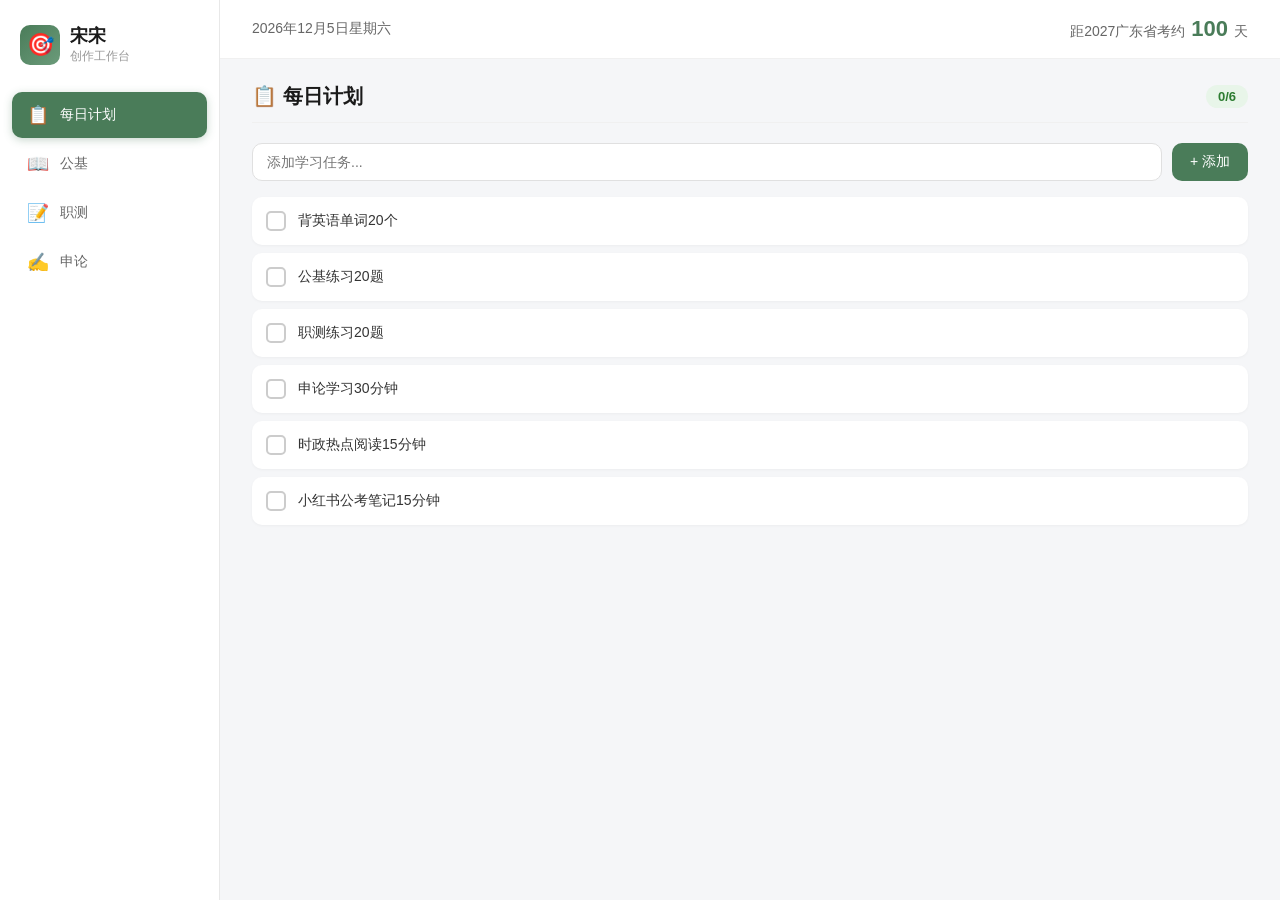
<file: index.html>
<!DOCTYPE html>
<html lang="zh-CN">
<head>
    <meta charset="UTF-8">
    <meta name="viewport" content="width=device-width, initial-scale=1.0">
    <meta name="apple-mobile-web-app-capable" content="yes">
    <meta name="apple-mobile-web-app-status-bar-style" content="default">
    <meta name="apple-mobile-web-app-title" content="宋宋工作台">
    <meta name="theme-color" content="#4a7c59">
    <link rel="apple-touch-icon" href="apple-touch-icon.png">
    <link rel="icon" type="image/png" sizes="192x192" href="icon-192.png">
    <link rel="icon" type="image/png" sizes="512x512" href="icon-512.png">
    <title>宋宋的工作台 · 2027广东省考冲刺</title>
    <link rel="stylesheet" href="song-final.css">
</head>
<body>
    <div class="app">
        <!-- 左侧导航栏 -->
        <aside class="sidebar">
            <div class="sidebar-brand">
                <div class="brand-icon">🎯</div>
                <div class="brand-text">
                    <div class="brand-name">宋宋</div>
                    <div class="brand-sub">创作工作台</div>
                </div>
            </div>

            <nav class="nav-menu">
                <div class="nav-item active" data-tab="tasks">
                    <span class="nav-icon">📋</span>
                    <span class="nav-text">每日计划</span>
                </div>
                <div class="nav-item" data-tab="exam">
                    <span class="nav-icon">📖</span>
                    <span class="nav-text">公基</span>
                </div>
                <div class="nav-item" data-tab="zhice">
                    <span class="nav-icon">📝</span>
                    <span class="nav-text">职测</span>
                </div>
                <div class="nav-item" data-tab="shenlun">
                    <span class="nav-icon">✍️</span>
                    <span class="nav-text">申论</span>
                </div>
            </nav>
        </aside>

        <!-- 右侧内容区 -->
        <main class="main-content">
            <!-- 顶部栏 -->
            <header class="topbar">
                <div class="topbar-date" id="todayDate"></div>
                <div class="topbar-countdown">
                    <span>距2027广东省考约</span>
                    <b id="countdown">--</b>
                    <span>天</span>
                </div>
            </header>

            <!-- 每日计划 -->
            <section class="content-section active" id="content-tasks">
                <div class="section-header">
                    <h2>📋 每日计划</h2>
                    <span class="progress-tag" id="taskProgress">0/0</span>
                </div>
                <div class="task-add">
                    <input type="text" id="taskInput" placeholder="添加学习任务...">
                    <button onclick="addTask()">+ 添加</button>
                </div>
                <ul class="task-list" id="taskList"></ul>
            </section>

            <!-- 公基练习 -->
            <section class="content-section" id="content-exam">
                <div class="section-header">
                    <h2>📖 公基</h2>
                    <div class="quiz-stats-bar">
                        <span>总题数：<b id="gongjiTotal">0</b></span>
                        <span>已答：<b id="gongjiAnswered">0</b></span>
                        <span>正确：<b id="gongjiCorrect">0</b></span>
                        <span>正确率：<b id="gongjiRate">0%</b></span>
                        <button class="btn-reset" onclick="resetQuiz('gongji')">重置</button>
                        <button class="btn-add-q" onclick="openAddModal('gongji')">+ 录入题目</button>
                    </div>
                </div>
                <div class="daily-limit-tip" id="gongjiTip">📅 今日练习：已答 <b>0</b> / 20 题</div>
                <ul class="quiz-list" id="gongjiTaskList"></ul>
            </section>

            <!-- 职测练习 -->
            <section class="content-section" id="content-zhice">
                <div class="section-header">
                    <h2>📝 职测</h2>
                    <div class="quiz-stats-bar">
                        <span>总题数：<b id="zhiceTotal">0</b></span>
                        <span>已答：<b id="zhiceAnswered">0</b></span>
                        <span>正确：<b id="zhiceCorrect">0</b></span>
                        <span>正确率：<b id="zhiceRate">0%</b></span>
                        <button class="btn-reset" onclick="resetQuiz('zhice')">重置</button>
                        <button class="btn-add-q" onclick="openAddModal('zhice')">+ 录入题目</button>
                    </div>
                </div>
                <div class="daily-limit-tip" id="zhiceTip">📅 今日练习：已答 <b>0</b> / 20 题</div>
                <ul class="quiz-list" id="zhiceTaskList"></ul>
            </section>

            <!-- 申论学习 -->
            <section class="content-section" id="content-shenlun">
                <div class="section-header">
                    <h2>✍️ 申论</h2>
                </div>
                <div class="video-intro">
                    <p>📚 精选 B 站申论学习博主，点击卡片跳转主页，点击"申论视频"按钮搜索该博主的申论相关视频。</p>
                </div>
                <div class="hot-topics-block">
                    <h3 class="block-title">🔥 2025申论最新热点</h3>
                    <p class="block-update">更新时间：2026年7月28日</p>
                    <div class="hot-topics-list" id="hotTopicsList"></div>
                </div>
                <div class="video-grid" id="shenlunVideoGrid"></div>
            </section>
        </main>
    </div>

    <!-- 录入题目弹窗 -->
    <div class="modal" id="gongjiAddModal">
        <div class="modal-content">
            <div class="modal-header"><h3>录入公基题目</h3><button class="modal-close" onclick="closeAddModal('gongji')">×</button></div>
            <div class="modal-body">
                <div class="form-row"><label>题干</label><textarea id="gongjiNewQ" rows="3"></textarea></div>
                <div class="form-row form-row-2"><label>A<input type="text" id="gongjiNewA"></label><label>B<input type="text" id="gongjiNewB"></label></div>
                <div class="form-row form-row-2"><label>C<input type="text" id="gongjiNewC"></label><label>D<input type="text" id="gongjiNewD"></label></div>
                <div class="form-row"><label>正确答案<select id="gongjiNewAns"><option value="0">A</option><option value="1">B</option><option value="2">C</option><option value="3">D</option></select></label></div>
                <div class="form-row"><label>解析（选填）</label><textarea id="gongjiNewExp" rows="2"></textarea></div>
            </div>
            <div class="modal-footer">
                <button class="btn-cancel" onclick="closeAddModal('gongji')">取消</button>
                <button class="btn-save" onclick="addCustomQuestion('gongji')">保存</button>
            </div>
        </div>
    </div>

    <div class="modal" id="zhiceAddModal">
        <div class="modal-content">
            <div class="modal-header"><h3>录入职测题目</h3><button class="modal-close" onclick="closeAddModal('zhice')">×</button></div>
            <div class="modal-body">
                <div class="form-row"><label>题干</label><textarea id="zhiceNewQ" rows="3"></textarea></div>
                <div class="form-row form-row-2"><label>A<input type="text" id="zhiceNewA"></label><label>B<input type="text" id="zhiceNewB"></label></div>
                <div class="form-row form-row-2"><label>C<input type="text" id="zhiceNewC"></label><label>D<input type="text" id="zhiceNewD"></label></div>
                <div class="form-row"><label>正确答案<select id="zhiceNewAns"><option value="0">A</option><option value="1">B</option><option value="2">C</option><option value="3">D</option></select></label></div>
                <div class="form-row"><label>解析（选填）</label><textarea id="zhiceNewExp" rows="2"></textarea></div>
            </div>
            <div class="modal-footer">
                <button class="btn-cancel" onclick="closeAddModal('zhice')">取消</button>
                <button class="btn-save" onclick="addCustomQuestion('zhice')">保存</button>
            </div>
        </div>
    </div>

    <script src="questions.js"></script>
    <script src="song-final-data.js"></script>
    <script src="song-final-app.js"></script>
</body>
</html>
</file>
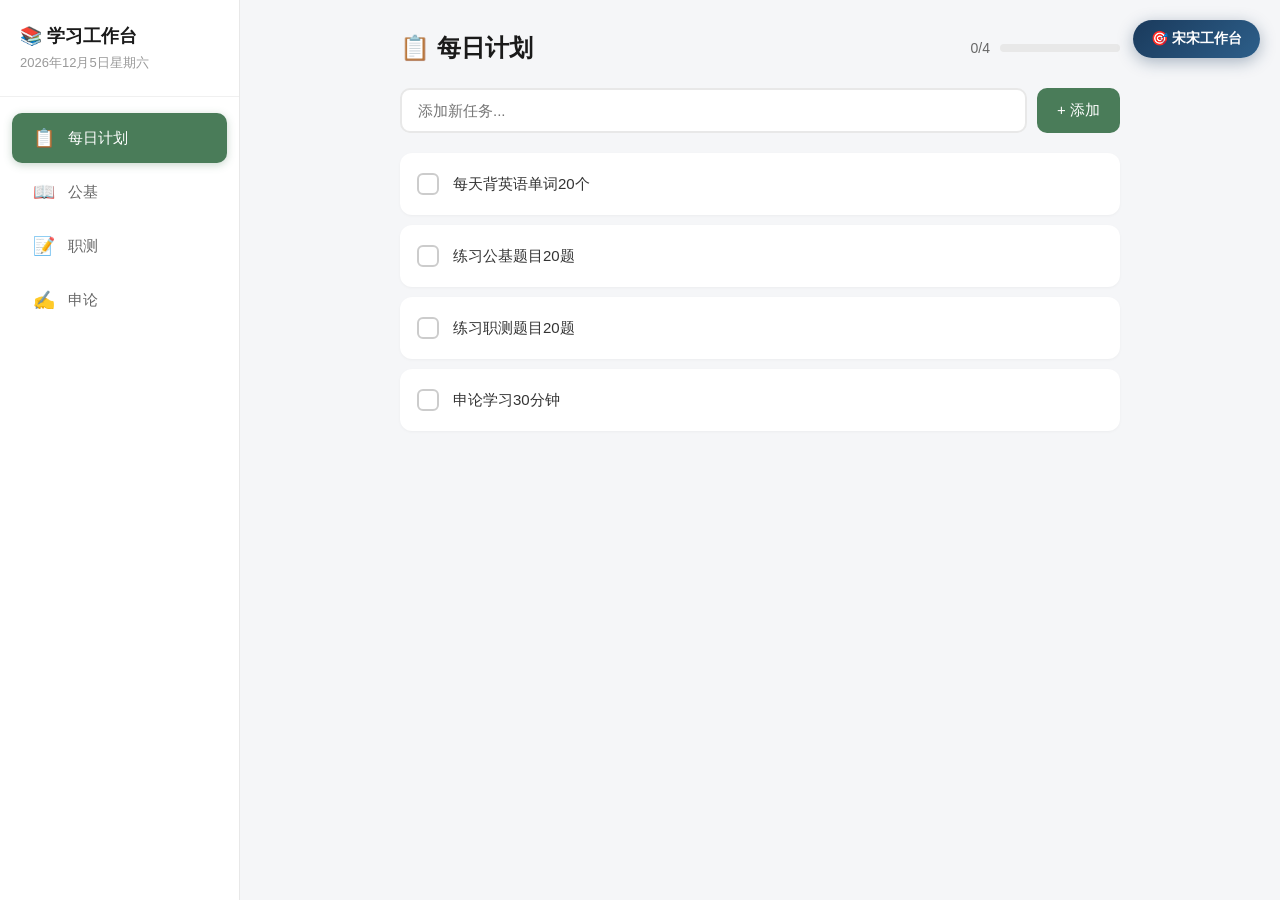
<file: old-index.html>
<!DOCTYPE html>
<html lang="zh-CN">
<head>
    <meta charset="UTF-8">
    <meta name="viewport" content="width=device-width, initial-scale=1.0">
    <title>每日计划工作台</title>
    <link rel="stylesheet" href="style.css">
</head>
<body>
    <a href="song-dashboard.html" class="float-btn" title="宋宋的工作台">🎯 宋宋工作台</a>
    <div class="app">
        <!-- 左侧导航栏 -->
        <aside class="sidebar">
            <div class="sidebar-header">
                <h1>📚 学习工作台</h1>
                <p class="date" id="currentDate"></p>
            </div>
            <nav class="nav-menu">
                <div class="nav-item active" data-section="daily">
                    <span class="nav-icon">📋</span>
                    <span class="nav-text">每日计划</span>
                </div>
                <div class="nav-item" data-section="gongji">
                    <span class="nav-icon">📖</span>
                    <span class="nav-text">公基</span>
                </div>
                <div class="nav-item" data-section="zhice">
                    <span class="nav-icon">📝</span>
                    <span class="nav-text">职测</span>
                </div>
                <div class="nav-item" data-section="shenlun">
                    <span class="nav-icon">✍️</span>
                    <span class="nav-text">申论</span>
                </div>
            </nav>
        </aside>

        <!-- 右侧主内容区 -->
        <main class="main-content">
            <!-- 每日计划 -->
            <section class="content-section active" id="daily">
                <div class="section-header">
                    <h2>📋 每日计划</h2>
                    <div class="progress">
                        <span id="dailyProgress">0/0</span>
                        <div class="progress-bar">
                            <div class="progress-fill" id="dailyProgressBar"></div>
                        </div>
                    </div>
                </div>
                <div class="task-input-area">
                    <input type="text" class="task-input" id="dailyInput" placeholder="添加新任务..." maxlength="100">
                    <button class="btn-add" id="dailyAddBtn">+ 添加</button>
                </div>
                <ul class="task-list" id="dailyTaskList"></ul>
            </section>

            <!-- 公基 - 答题练习 -->
            <section class="content-section" id="gongji">
                <div class="section-header">
                    <h2>📖 公基练习</h2>
                    <div class="progress">
                        <span id="gongjiProgress">0/0</span>
                        <div class="progress-bar">
                            <div class="progress-fill" id="gongjiProgressBar"></div>
                        </div>
                    </div>
                </div>
                <div class="quiz-stats" id="gongjiStats">
                    <span class="stat-item">总题数：<b id="gongjiTotal">0</b></span>
                    <span class="stat-item">已答：<b id="gongjiAnswered">0</b></span>
                    <span class="stat-item">正确：<b id="gongjiCorrect">0</b></span>
                    <span class="stat-item">正确率：<b id="gongjiRate">0%</b></span>
                    <button class="btn-reset" onclick="resetQuiz('gongji')">重置进度</button>
                    <button class="btn-add-q" onclick="openAddModal('gongji')">+ 录入题目</button>
                </div>
                <ul class="task-list quiz-list" id="gongjiTaskList"></ul>
            </section>

            <!-- 职测 - 答题练习 -->
            <section class="content-section" id="zhice">
                <div class="section-header">
                    <h2>📝 职测练习</h2>
                    <div class="progress">
                        <span id="zhiceProgress">0/0</span>
                        <div class="progress-bar">
                            <div class="progress-fill" id="zhiceProgressBar"></div>
                        </div>
                    </div>
                </div>
                <div class="quiz-stats" id="zhiceStats">
                    <span class="stat-item">总题数：<b id="zhiceTotal">0</b></span>
                    <span class="stat-item">已答：<b id="zhiceAnswered">0</b></span>
                    <span class="stat-item">正确：<b id="zhiceCorrect">0</b></span>
                    <span class="stat-item">正确率：<b id="zhiceRate">0%</b></span>
                    <button class="btn-reset" onclick="resetQuiz('zhice')">重置进度</button>
                    <button class="btn-add-q" onclick="openAddModal('zhice')">+ 录入题目</button>
                </div>
                <ul class="task-list quiz-list" id="zhiceTaskList"></ul>
            </section>

            <!-- 申论 - 视频博主学习 -->
            <section class="content-section" id="shenlun">
                <div class="section-header">
                    <h2>✍️ 申论学习</h2>
                    <div class="progress">
                        <span id="shenlunProgress">0/0</span>
                        <div class="progress-bar">
                            <div class="progress-fill" id="shenlunProgressBar"></div>
                        </div>
                    </div>
                </div>
                <div class="video-intro">
                    <p>📚 精选 B 站申论学习博主，点击卡片跳转主页，点击"申论视频"按钮搜索该博主的申论相关视频。</p>
                </div>
                <div class="hot-topics-block">
                    <h3 class="block-title">🔥 2025申论最新热点</h3>
                    <p class="block-update">更新时间：2026年7月27日 · 来源：政府工作报告、新华社、半月谈等公开资料</p>
                    <div class="hot-topics-list" id="hotTopicsList"></div>
                </div>
                <div class="video-grid" id="shenlunVideoGrid"></div>
                <div class="task-input-area" style="margin-top:24px;">
                    <input type="text" class="task-input" id="shenlunInput" placeholder="添加申论学习任务..." maxlength="100">
                    <button class="btn-add" id="shenlunAddBtn">+ 添加</button>
                </div>
                <ul class="task-list" id="shenlunTaskList"></ul>
            </section>
        </main>
    </div>

    <!-- 公基录入题目弹窗 -->
    <div class="modal" id="gongjiAddModal">
        <div class="modal-content">
            <div class="modal-header">
                <h3>录入公基题目</h3>
                <button class="modal-close" onclick="closeAddModal('gongji')">×</button>
            </div>
            <div class="modal-body">
                <div class="form-row"><label>题干</label><textarea id="gongjiNewQ" rows="3" placeholder="输入题目..."></textarea></div>
                <div class="form-row form-row-2"><label>A<input type="text" id="gongjiNewA" placeholder="选项A"></label><label>B<input type="text" id="gongjiNewB" placeholder="选项B"></label></div>
                <div class="form-row form-row-2"><label>C<input type="text" id="gongjiNewC" placeholder="选项C"></label><label>D<input type="text" id="gongjiNewD" placeholder="选项D"></label></div>
                <div class="form-row"><label>正确答案<select id="gongjiNewAns"><option value="0">A</option><option value="1">B</option><option value="2">C</option><option value="3">D</option></select></label></div>
                <div class="form-row"><label>解析（选填）</label><textarea id="gongjiNewExp" rows="2" placeholder="输入解析..."></textarea></div>
            </div>
            <div class="modal-footer">
                <button class="btn-cancel" onclick="closeAddModal('gongji')">取消</button>
                <button class="btn-save" onclick="addCustomQuestion('gongji')">保存题目</button>
            </div>
        </div>
    </div>

    <!-- 职测录入题目弹窗 -->
    <div class="modal" id="zhiceAddModal">
        <div class="modal-content">
            <div class="modal-header">
                <h3>录入职测题目</h3>
                <button class="modal-close" onclick="closeAddModal('zhice')">×</button>
            </div>
            <div class="modal-body">
                <div class="form-row"><label>题干</label><textarea id="zhiceNewQ" rows="3" placeholder="输入题目..."></textarea></div>
                <div class="form-row form-row-2"><label>A<input type="text" id="zhiceNewA" placeholder="选项A"></label><label>B<input type="text" id="zhiceNewB" placeholder="选项B"></label></div>
                <div class="form-row form-row-2"><label>C<input type="text" id="zhiceNewC" placeholder="选项C"></label><label>D<input type="text" id="zhiceNewD" placeholder="选项D"></label></div>
                <div class="form-row"><label>正确答案<select id="zhiceNewAns"><option value="0">A</option><option value="1">B</option><option value="2">C</option><option value="3">D</option></select></label></div>
                <div class="form-row"><label>解析（选填）</label><textarea id="zhiceNewExp" rows="2" placeholder="输入解析..."></textarea></div>
            </div>
            <div class="modal-footer">
                <button class="btn-cancel" onclick="closeAddModal('zhice')">取消</button>
                <button class="btn-save" onclick="addCustomQuestion('zhice')">保存题目</button>
            </div>
        </div>
    </div>

    <script src="questions.js"></script>
    <script src="app.js"></script>
</body>
</html>
</file>
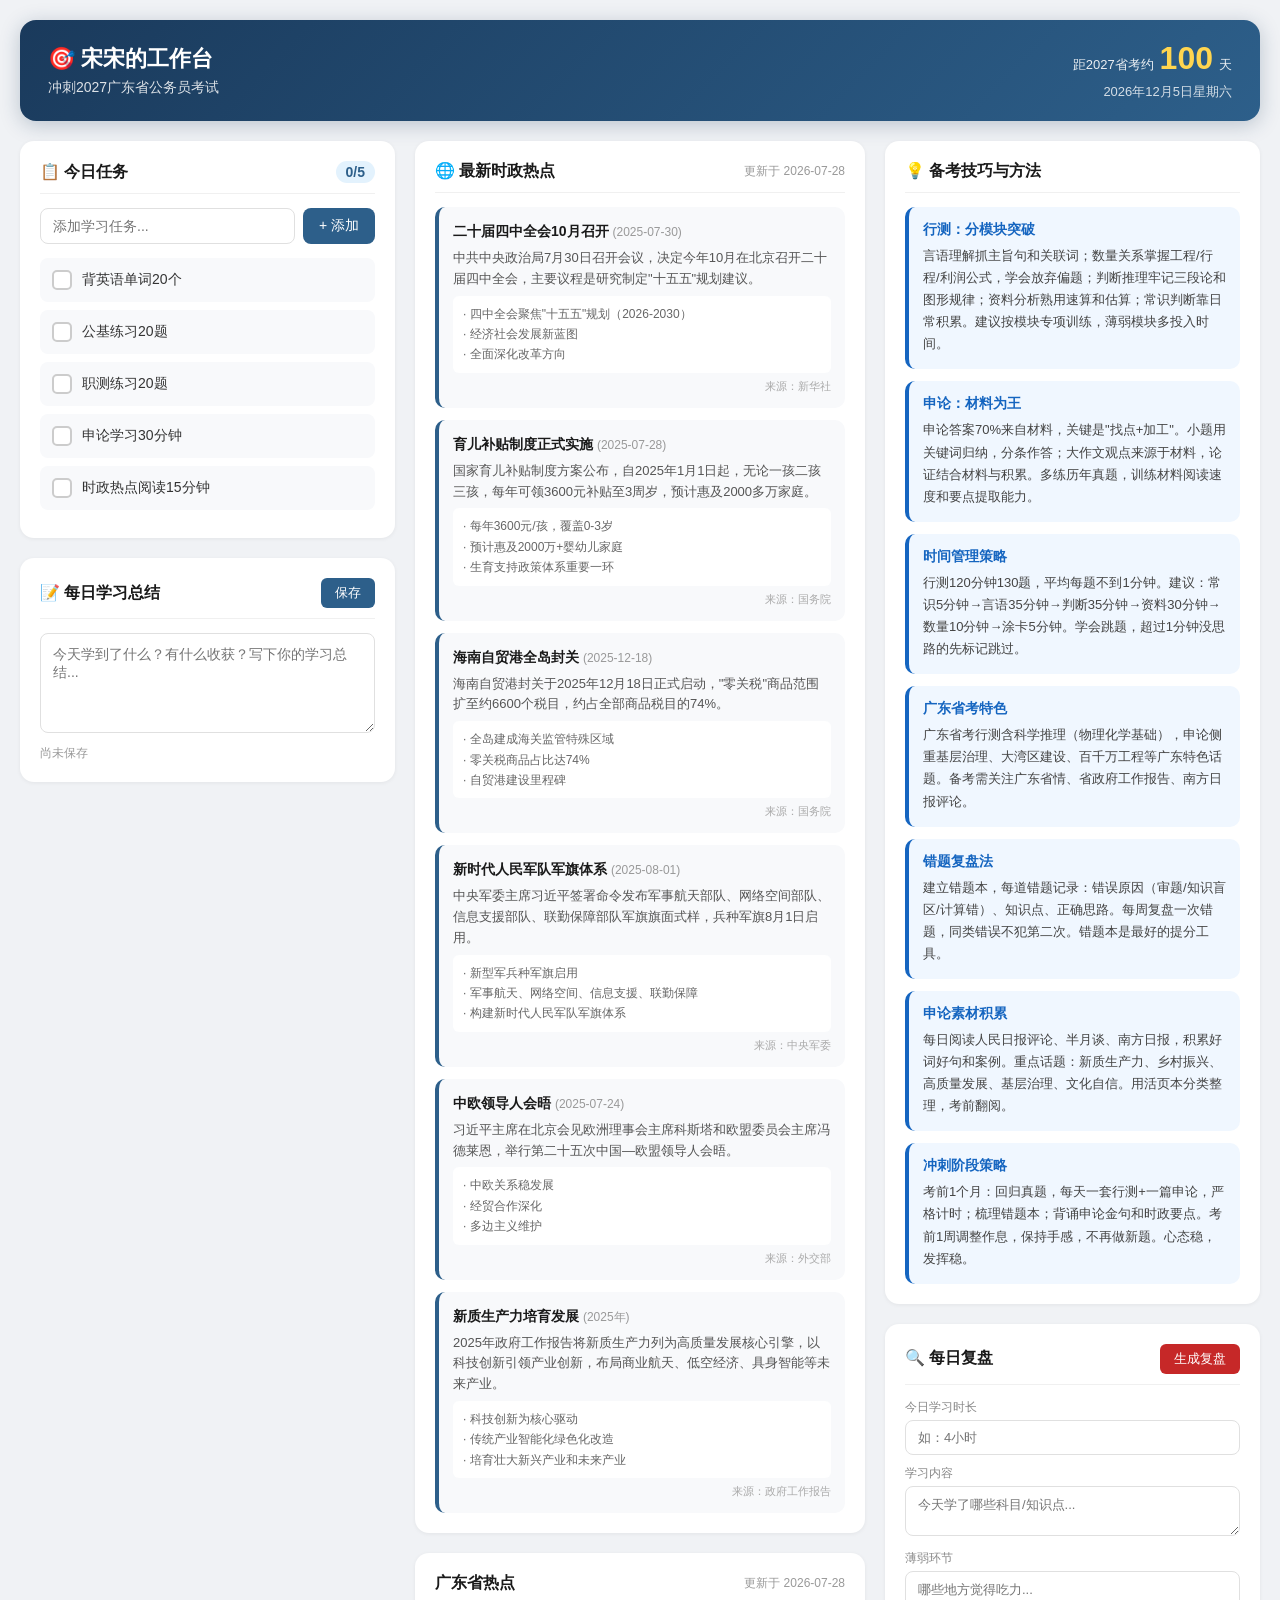
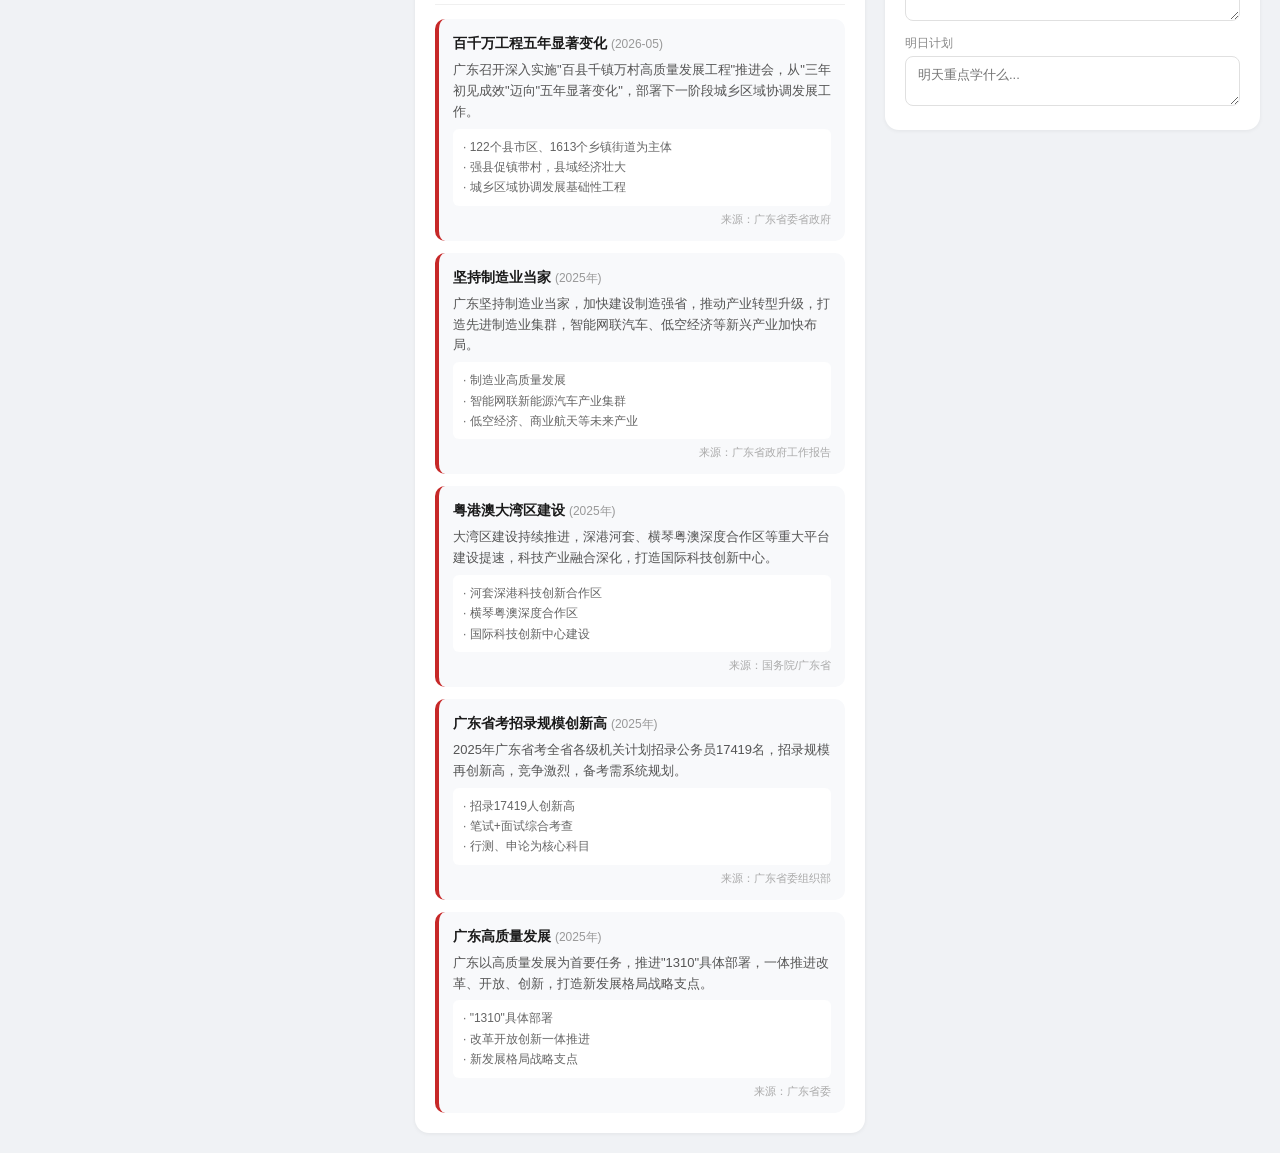
<file: song-dashboard.html>
<!DOCTYPE html>
<html lang="zh-CN">
<head>
    <meta charset="UTF-8">
    <meta name="viewport" content="width=device-width, initial-scale=1.0">
    <title>宋宋的工作台 · 2027广东省考冲刺</title>
    <link rel="stylesheet" href="song-dashboard.css">
</head>
<body>
    <div class="dashboard">
        <!-- 顶部标题栏 -->
        <header class="top-bar">
            <div class="top-bar-left">
                <h1>🎯 宋宋的工作台</h1>
                <span class="subtitle">冲刺2027广东省公务员考试</span>
            </div>
            <div class="top-bar-right">
                <div class="countdown">
                    <span class="countdown-label">距2027省考约</span>
                    <span class="countdown-num" id="countdown">--</span>
                    <span class="countdown-label">天</span>
                </div>
                <span class="today-date" id="todayDate"></span>
            </div>
        </header>

        <div class="dashboard-grid">
            <!-- 左列：每日任务 + 学习总结 -->
            <div class="col col-left">
                <!-- 每日任务 -->
                <section class="card tasks-card">
                    <div class="card-header">
                        <h2>📋 今日任务</h2>
                        <span class="card-progress" id="taskProgress">0/0</span>
                    </div>
                    <div class="task-add">
                        <input type="text" id="taskInput" placeholder="添加学习任务..." maxlength="80">
                        <button onclick="addTask()">+ 添加</button>
                    </div>
                    <ul class="task-list" id="taskList"></ul>
                </section>

                <!-- 每日学习总结 -->
                <section class="card summary-card">
                    <div class="card-header">
                        <h2>📝 每日学习总结</h2>
                        <button class="btn-save-summary" onclick="saveSummary()">保存</button>
                    </div>
                    <textarea id="summaryText" placeholder="今天学到了什么？有什么收获？写下你的学习总结..."></textarea>
                    <div class="summary-meta">
                        <span id="summarySavedTime">尚未保存</span>
                    </div>
                </section>
            </div>

            <!-- 中列：时政热点 + 广东热点 -->
            <div class="col col-mid">
                <!-- 时政热点 -->
                <section class="card hot-card">
                    <div class="card-header">
                        <h2>🌐 最新时政热点</h2>
                        <span class="update-time">更新于 2026-07-28</span>
                    </div>
                    <div class="hot-list" id="nationalHotList"></div>
                </section>

                <!-- 广东热点 -->
                <section class="card hot-card">
                    <div class="card-header">
                        <h2> 广东省热点</h2>
                        <span class="update-time">更新于 2026-07-28</span>
                    </div>
                    <div class="hot-list" id="gdHotList"></div>
                </section>
            </div>

            <!-- 右列：备考技巧 + 每日复盘 -->
            <div class="col col-right">
                <!-- 备考技巧 -->
                <section class="card tips-card">
                    <div class="card-header">
                        <h2>💡 备考技巧与方法</h2>
                    </div>
                    <div class="tips-list" id="tipsList"></div>
                </section>

                <!-- 每日复盘 -->
                <section class="card review-card">
                    <div class="card-header">
                        <h2>🔍 每日复盘</h2>
                        <button class="btn-gen-review" onclick="generateReview()">生成复盘</button>
                    </div>
                    <div class="review-form">
                        <div class="review-row">
                            <label>今日学习时长</label>
                            <input type="text" id="reviewHours" placeholder="如：4小时">
                        </div>
                        <div class="review-row">
                            <label>学习内容</label>
                            <textarea id="reviewContent" rows="2" placeholder="今天学了哪些科目/知识点..."></textarea>
                        </div>
                        <div class="review-row">
                            <label>薄弱环节</label>
                            <textarea id="reviewWeak" rows="2" placeholder="哪些地方觉得吃力..."></textarea>
                        </div>
                        <div class="review-row">
                            <label>明日计划</label>
                            <textarea id="reviewPlan" rows="2" placeholder="明天重点学什么..."></textarea>
                        </div>
                    </div>
                    <div class="review-output" id="reviewOutput"></div>
                </section>
            </div>
        </div>
    </div>

    <script src="song-data.js"></script>
    <script src="song-dashboard.js"></script>
</body>
</html>
</file>
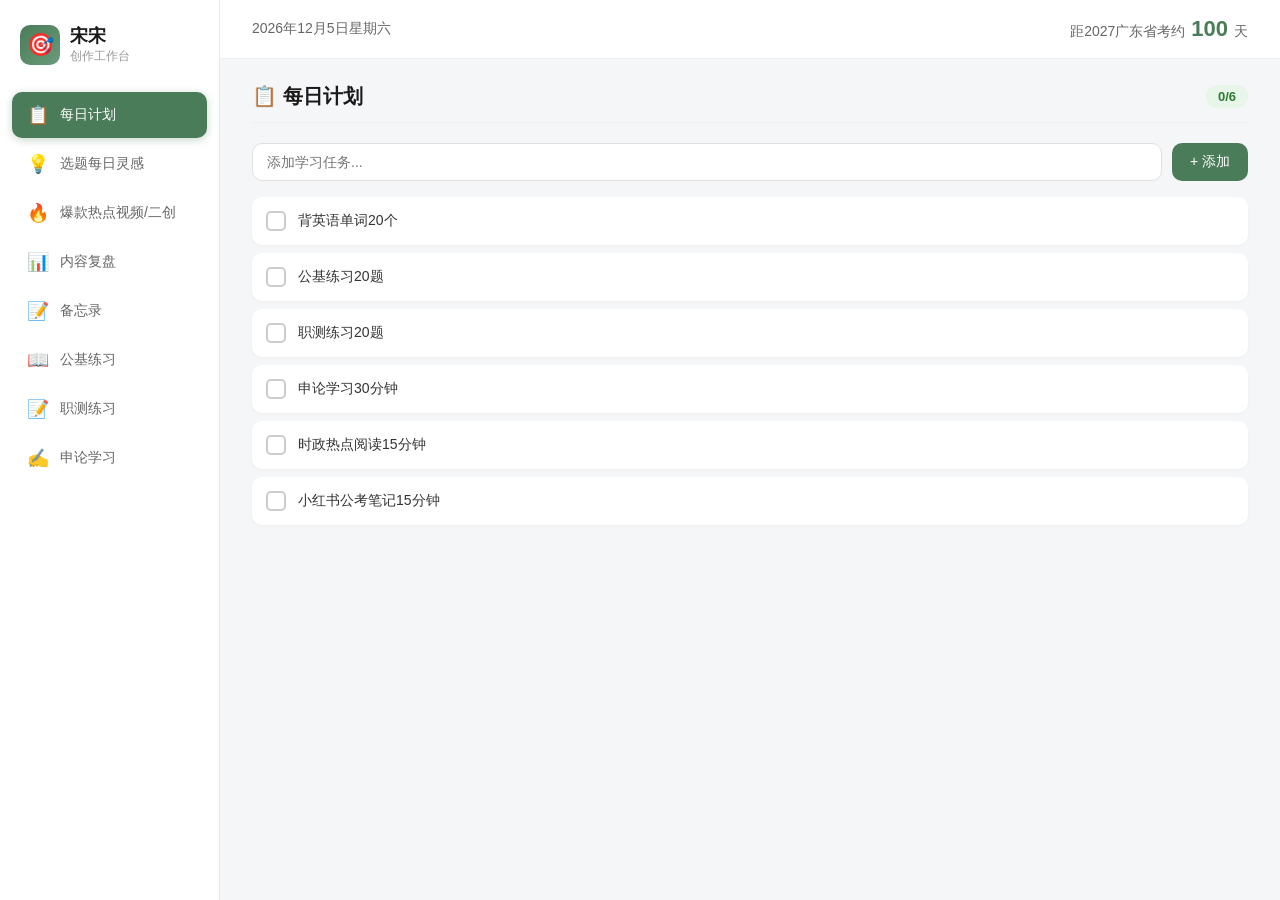
<file: song-final.html>
<!DOCTYPE html>
<html lang="zh-CN">
<head>
    <meta charset="UTF-8">
    <meta name="viewport" content="width=device-width, initial-scale=1.0">
    <title>宋宋的工作台 · 2027广东省考冲刺</title>
    <link rel="stylesheet" href="song-final.css">
</head>
<body>
    <div class="app">
        <!-- 左侧导航栏 -->
        <aside class="sidebar">
            <div class="sidebar-brand">
                <div class="brand-icon">🎯</div>
                <div class="brand-text">
                    <div class="brand-name">宋宋</div>
                    <div class="brand-sub">创作工作台</div>
                </div>
            </div>

            <nav class="nav-menu">
                <div class="nav-item active" data-tab="tasks">
                    <span class="nav-icon">📋</span>
                    <span class="nav-text">每日计划</span>
                </div>
                <div class="nav-item" data-tab="hot">
                    <span class="nav-icon">💡</span>
                    <span class="nav-text">选题每日灵感</span>
                </div>
                <div class="nav-item" data-tab="review">
                    <span class="nav-icon">🔥</span>
                    <span class="nav-text">爆款热点视频/二创</span>
                </div>
                <div class="nav-item" data-tab="summary">
                    <span class="nav-icon">📊</span>
                    <span class="nav-text">内容复盘</span>
                </div>
                <div class="nav-item" data-tab="memo">
                    <span class="nav-icon">📝</span>
                    <span class="nav-text">备忘录</span>
                </div>
                <div class="nav-item" data-tab="exam">
                    <span class="nav-icon">📖</span>
                    <span class="nav-text">公基练习</span>
                </div>
                <div class="nav-item" data-tab="zhice">
                    <span class="nav-icon">📝</span>
                    <span class="nav-text">职测练习</span>
                </div>
                <div class="nav-item" data-tab="shenlun">
                    <span class="nav-icon">✍️</span>
                    <span class="nav-text">申论学习</span>
                </div>
            </nav>
        </aside>

        <!-- 右侧内容区 -->
        <main class="main-content">
            <!-- 顶部栏 -->
            <header class="topbar">
                <div class="topbar-date" id="todayDate"></div>
                <div class="topbar-countdown">
                    <span>距2027广东省考约</span>
                    <b id="countdown">--</b>
                    <span>天</span>
                </div>
            </header>

            <!-- 每日计划 -->
            <section class="content-section active" id="content-tasks">
                <div class="section-header">
                    <h2>📋 每日计划</h2>
                    <span class="progress-tag" id="taskProgress">0/0</span>
                </div>
                <div class="task-add">
                    <input type="text" id="taskInput" placeholder="添加学习任务...">
                    <button onclick="addTask()">+ 添加</button>
                </div>
                <ul class="task-list" id="taskList"></ul>
            </section>

            <!-- 选题灵感 -->
            <section class="content-section" id="content-hot">
                <div class="section-header">
                    <h2>💡 选题每日灵感</h2>
                    <span class="update-tag">整理自小红书/知乎/头条</span>
                </div>
                <div class="xhs-grid" id="xhsGrid"></div>
            </section>

            <!-- 爆款热点 -->
            <section class="content-section" id="content-review">
                <div class="section-header">
                    <h2>🔥 爆款热点视频/二创</h2>
                    <span class="update-tag">2026-07-28更新</span>
                </div>
                <div class="hot-list" id="hotList"></div>
            </section>

            <!-- 内容复盘 -->
            <section class="content-section" id="content-summary">
                <div class="section-header">
                    <h2>📊 内容复盘</h2>
                    <button class="btn-primary" onclick="generateReview()">生成复盘分析</button>
                </div>
                <div class="module-inputs">
                    <h3>各模块做题情况</h3>
                    <p class="hint">录入今天各模块做题数和正确数，系统自动计算正确率并分析薄弱环节</p>
                    <table class="module-table">
                        <thead>
                            <tr><th>模块</th><th>做题数</th><th>正确数</th><th>正确率</th></tr>
                        </thead>
                        <tbody id="moduleTableBody"></tbody>
                    </table>
                </div>
                <div class="review-inputs">
                    <div class="review-field">
                        <label>今日学习时长</label>
                        <input type="text" id="reviewHours" placeholder="如：4小时">
                    </div>
                    <div class="review-field">
                        <label>错误原因总结</label>
                        <textarea id="reviewErrors" rows="3" placeholder="今天做错的主要原因..."></textarea>
                    </div>
                    <div class="review-field">
                        <label>明日改进计划</label>
                        <textarea id="reviewPlan" rows="3" placeholder="明天重点改进什么..."></textarea>
                    </div>
                </div>
                <div class="review-output" id="reviewOutput"></div>
            </section>

            <!-- 备忘录 -->
            <section class="content-section" id="content-memo">
                <div class="section-header">
                    <h2>📝 备忘录</h2>
                    <button class="btn-primary" onclick="saveMemo()">保存</button>
                </div>
                <textarea id="memoText" placeholder="随手记录重要事项、灵感、待办..." rows="20"></textarea>
            </section>

            <!-- 公基练习 -->
            <section class="content-section" id="content-exam">
                <div class="section-header">
                    <h2>📖 公基练习</h2>
                    <div class="quiz-stats-bar">
                        <span>总题数：<b id="gongjiTotal">0</b></span>
                        <span>已答：<b id="gongjiAnswered">0</b></span>
                        <span>正确：<b id="gongjiCorrect">0</b></span>
                        <span>正确率：<b id="gongjiRate">0%</b></span>
                        <button class="btn-reset" onclick="resetQuiz('gongji')">重置</button>
                        <button class="btn-add-q" onclick="openAddModal('gongji')">+ 录入题目</button>
                    </div>
                </div>
                <div class="daily-limit-tip" id="gongjiTip">📅 今日练习：已答 <b>0</b> / 20 题</div>
                <ul class="quiz-list" id="gongjiTaskList"></ul>
            </section>

            <!-- 职测练习 -->
            <section class="content-section" id="content-zhice">
                <div class="section-header">
                    <h2>📝 职测练习</h2>
                    <div class="quiz-stats-bar">
                        <span>总题数：<b id="zhiceTotal">0</b></span>
                        <span>已答：<b id="zhiceAnswered">0</b></span>
                        <span>正确：<b id="zhiceCorrect">0</b></span>
                        <span>正确率：<b id="zhiceRate">0%</b></span>
                        <button class="btn-reset" onclick="resetQuiz('zhice')">重置</button>
                        <button class="btn-add-q" onclick="openAddModal('zhice')">+ 录入题目</button>
                    </div>
                </div>
                <div class="daily-limit-tip" id="zhiceTip">📅 今日练习：已答 <b>0</b> / 20 题</div>
                <ul class="quiz-list" id="zhiceTaskList"></ul>
            </section>

            <!-- 申论学习 -->
            <section class="content-section" id="content-shenlun">
                <div class="section-header">
                    <h2>✍️ 申论学习</h2>
                </div>
                <div class="video-intro">
                    <p>📚 精选 B 站申论学习博主，点击卡片跳转主页，点击"申论视频"按钮搜索该博主的申论相关视频。</p>
                </div>
                <div class="hot-topics-block">
                    <h3 class="block-title">🔥 2025申论最新热点</h3>
                    <p class="block-update">更新时间：2026年7月28日</p>
                    <div class="hot-topics-list" id="hotTopicsList"></div>
                </div>
                <div class="video-grid" id="shenlunVideoGrid"></div>
            </section>
        </main>
    </div>

    <!-- 录入题目弹窗 -->
    <div class="modal" id="gongjiAddModal">
        <div class="modal-content">
            <div class="modal-header"><h3>录入公基题目</h3><button class="modal-close" onclick="closeAddModal('gongji')">×</button></div>
            <div class="modal-body">
                <div class="form-row"><label>题干</label><textarea id="gongjiNewQ" rows="3"></textarea></div>
                <div class="form-row form-row-2"><label>A<input type="text" id="gongjiNewA"></label><label>B<input type="text" id="gongjiNewB"></label></div>
                <div class="form-row form-row-2"><label>C<input type="text" id="gongjiNewC"></label><label>D<input type="text" id="gongjiNewD"></label></div>
                <div class="form-row"><label>正确答案<select id="gongjiNewAns"><option value="0">A</option><option value="1">B</option><option value="2">C</option><option value="3">D</option></select></label></div>
                <div class="form-row"><label>解析（选填）</label><textarea id="gongjiNewExp" rows="2"></textarea></div>
            </div>
            <div class="modal-footer">
                <button class="btn-cancel" onclick="closeAddModal('gongji')">取消</button>
                <button class="btn-save" onclick="addCustomQuestion('gongji')">保存</button>
            </div>
        </div>
    </div>

    <div class="modal" id="zhiceAddModal">
        <div class="modal-content">
            <div class="modal-header"><h3>录入职测题目</h3><button class="modal-close" onclick="closeAddModal('zhice')">×</button></div>
            <div class="modal-body">
                <div class="form-row"><label>题干</label><textarea id="zhiceNewQ" rows="3"></textarea></div>
                <div class="form-row form-row-2"><label>A<input type="text" id="zhiceNewA"></label><label>B<input type="text" id="zhiceNewB"></label></div>
                <div class="form-row form-row-2"><label>C<input type="text" id="zhiceNewC"></label><label>D<input type="text" id="zhiceNewD"></label></div>
                <div class="form-row"><label>正确答案<select id="zhiceNewAns"><option value="0">A</option><option value="1">B</option><option value="2">C</option><option value="3">D</option></select></label></div>
                <div class="form-row"><label>解析（选填）</label><textarea id="zhiceNewExp" rows="2"></textarea></div>
            </div>
            <div class="modal-footer">
                <button class="btn-cancel" onclick="closeAddModal('zhice')">取消</button>
                <button class="btn-save" onclick="addCustomQuestion('zhice')">保存</button>
            </div>
        </div>
    </div>

    <script src="questions.js"></script>
    <script src="song-final-data.js"></script>
    <script src="song-final-app.js"></script>
</body>
</html>
</file>
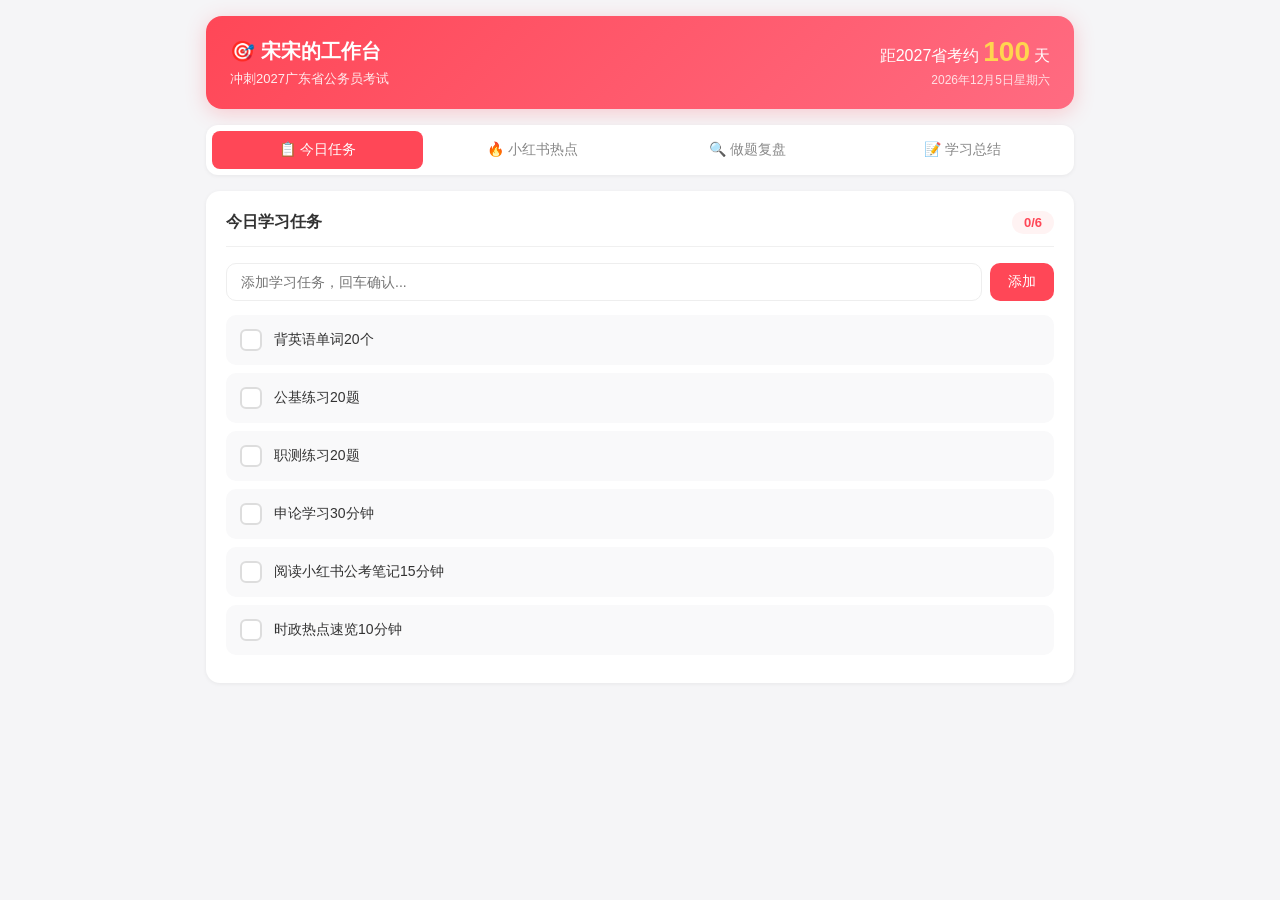
<file: song-xhs.html>
<!DOCTYPE html>
<html lang="zh-CN">
<head>
    <meta charset="UTF-8">
    <meta name="viewport" content="width=device-width, initial-scale=1.0">
    <title>宋宋的工作台 · 2027广东省考冲刺</title>
    <link rel="stylesheet" href="song-xhs.css">
</head>
<body>
    <div class="app">
        <!-- 顶部 -->
        <header class="header">
            <div class="header-left">
                <h1>🎯 宋宋的工作台</h1>
                <span class="header-sub">冲刺2027广东省公务员考试</span>
            </div>
            <div class="header-right">
                <div class="countdown-box">
                    <span>距2027省考约</span>
                    <b id="countdown">--</b>
                    <span>天</span>
                </div>
                <span class="date-text" id="todayDate"></span>
            </div>
        </header>

        <!-- Tab 切换 -->
        <nav class="tabs">
            <div class="tab active" data-tab="tasks">📋 今日任务</div>
            <div class="tab" data-tab="hot">🔥 小红书热点</div>
            <div class="tab" data-tab="review">🔍 做题复盘</div>
            <div class="tab" data-tab="summary">📝 学习总结</div>
        </nav>

        <!-- 今日任务 -->
        <section class="tab-content active" id="tab-tasks">
            <div class="panel">
                <div class="panel-header">
                    <h2>今日学习任务</h2>
                    <span class="progress-tag" id="taskProgress">0/0</span>
                </div>
                <div class="task-add">
                    <input type="text" id="taskInput" placeholder="添加学习任务，回车确认...">
                    <button onclick="addTask()">添加</button>
                </div>
                <ul class="task-list" id="taskList"></ul>
            </div>
        </section>

        <!-- 小红书热点 -->
        <section class="tab-content" id="tab-hot">
            <div class="panel">
                <div class="panel-header">
                    <h2>🔥 公考热点知识与技巧</h2>
                    <span class="update-tag">整理自小红书/知乎/头条 · 2026-07-28更新</span>
                </div>
                <div class="xhs-grid" id="xhsGrid"></div>
            </div>
        </section>

        <!-- 做题复盘 -->
        <section class="tab-content" id="tab-review">
            <div class="panel">
                <div class="panel-header">
                    <h2>🔍 每日做题复盘</h2>
                    <button class="btn-primary" onclick="generateReview()">生成复盘分析</button>
                </div>

                <!-- 模块正确率录入 -->
                <div class="module-inputs">
                    <h3>各模块做题情况</h3>
                    <p class="hint">录入今天各模块做题数和正确数，系统自动计算正确率并分析薄弱环节</p>
                    <table class="module-table">
                        <thead>
                            <tr><th>模块</th><th>做题数</th><th>正确数</th><th>正确率</th></tr>
                        </thead>
                        <tbody id="moduleTableBody"></tbody>
                    </table>
                </div>

                <!-- 复盘输入 -->
                <div class="review-inputs">
                    <div class="review-field">
                        <label>今日学习时长</label>
                        <input type="text" id="reviewHours" placeholder="如：4小时">
                    </div>
                    <div class="review-field">
                        <label>错误原因总结</label>
                        <textarea id="reviewErrors" rows="3" placeholder="今天做错的主要原因是什么？如审题失误、知识盲区、计算错误..."></textarea>
                    </div>
                    <div class="review-field">
                        <label>明日改进计划</label>
                        <textarea id="reviewPlan" rows="3" placeholder="明天重点改进什么..."></textarea>
                    </div>
                </div>

                <!-- 复盘输出 -->
                <div class="review-output" id="reviewOutput"></div>
            </div>
        </section>

        <!-- 学习总结 -->
        <section class="tab-content" id="tab-summary">
            <div class="panel">
                <div class="panel-header">
                    <h2>📝 每日学习总结</h2>
                    <button class="btn-primary" onclick="saveSummary()">保存总结</button>
                </div>
                <textarea id="summaryText" placeholder="今天学到了什么？有什么收获和感悟？写下你的学习总结..." rows="12"></textarea>
                <div class="summary-history" id="summaryHistory"></div>
            </div>
        </section>
    </div>

    <script src="song-xhs-data.js"></script>
    <script src="song-xhs-app.js"></script>
</body>
</html>
</file>
<file: song-final.css>
/* 宋宋的工作台 - 最终版（左侧导航+右侧内容） */

* { margin: 0; padding: 0; box-sizing: border-box; }

body {
    font-family: -apple-system, BlinkMacSystemFont, "Segoe UI", Roboto, "Helvetica Neue", Arial, sans-serif;
    background: #f5f6f8;
    color: #333;
    height: 100vh;
    overflow: hidden;
}

.app {
    display: flex;
    height: 100vh;
}

/* ===== 左侧导航栏 ===== */
.sidebar {
    width: 220px;
    background: #fff;
    border-right: 1px solid #e8e8e8;
    display: flex;
    flex-direction: column;
    flex-shrink: 0;
    overflow-y: auto;
}

.sidebar-brand {
    padding: 24px 20px 16px;
    display: flex;
    align-items: center;
    gap: 10px;
}

.brand-icon {
    width: 40px;
    height: 40px;
    border-radius: 10px;
    background: linear-gradient(135deg, #4a7c59, #6b9b7a);
    display: flex;
    align-items: center;
    justify-content: center;
    font-size: 22px;
}

.brand-name {
    font-size: 18px;
    font-weight: 700;
    color: #1a1a1a;
}

.brand-sub {
    font-size: 12px;
    color: #999;
}

.nav-menu {
    padding: 8px 12px;
    flex: 1;
}

.nav-item {
    display: flex;
    align-items: center;
    padding: 12px 14px;
    margin: 3px 0;
    border-radius: 10px;
    cursor: pointer;
    transition: all 0.2s;
    color: #666;
    font-size: 14px;
}

.nav-item:hover {
    background: #f5f5f5;
    color: #333;
}

.nav-item.active {
    background: #4a7c59;
    color: #fff;
    box-shadow: 0 2px 8px rgba(74, 124, 89, 0.3);
}

.nav-icon {
    font-size: 18px;
    margin-right: 10px;
    width: 24px;
    text-align: center;
}

.nav-text {
    font-weight: 500;
}

/* ===== 右侧主内容区 ===== */
.main-content {
    flex: 1;
    overflow-y: auto;
    padding: 0;
    display: flex;
    flex-direction: column;
    min-width: 0;
}

/* 顶部栏 */
.topbar {
    display: flex;
    justify-content: space-between;
    align-items: center;
    padding: 16px 32px;
    background: #fff;
    border-bottom: 1px solid #f0f0f0;
    position: sticky;
    top: 0;
    z-index: 10;
}

.topbar-date {
    font-size: 14px;
    color: #666;
}

.topbar-countdown {
    display: flex;
    align-items: baseline;
    gap: 6px;
    font-size: 14px;
    color: #666;
}

.topbar-countdown b {
    font-size: 22px;
    font-weight: 700;
    color: #4a7c59;
}

/* 内容区 */
.content-section {
    display: none;
    padding: 24px 32px 40px;
    width: 100%;
    max-width: none;
    animation: fadeIn 0.3s ease;
}

.content-section.active {
    display: block;
}

@keyframes fadeIn {
    from { opacity: 0; transform: translateY(6px); }
    to { opacity: 1; transform: translateY(0); }
}

.section-header {
    display: flex;
    justify-content: space-between;
    align-items: center;
    margin-bottom: 20px;
    padding-bottom: 12px;
    border-bottom: 1px solid #f0f0f0;
}

.section-header h2 {
    font-size: 20px;
    font-weight: 600;
    color: #1a1a1a;
}

.progress-tag {
    background: #e8f5e9;
    color: #2e7d32;
    padding: 4px 12px;
    border-radius: 12px;
    font-size: 13px;
    font-weight: 600;
}

.update-tag {
    font-size: 12px;
    color: #999;
}

/* ===== 任务列表 ===== */
.task-add {
    display: flex;
    gap: 10px;
    margin-bottom: 16px;
}

.task-add input {
    flex: 1;
    padding: 10px 14px;
    border: 1.5px solid #e0e0e0;
    border-radius: 10px;
    font-size: 14px;
    outline: none;
}

.task-add input:focus { border-color: #4a7c59; }

.task-add button {
    padding: 10px 18px;
    background: #4a7c59;
    color: #fff;
    border: none;
    border-radius: 10px;
    font-size: 14px;
    cursor: pointer;
}

.task-list { list-style: none; }

.task-list li {
    display: flex;
    align-items: center;
    padding: 12px 14px;
    background: #fff;
    border-radius: 10px;
    margin-bottom: 8px;
    box-shadow: 0 1px 3px rgba(0,0,0,0.04);
    transition: all 0.2s;
}

.task-list li:hover { box-shadow: 0 2px 8px rgba(0,0,0,0.08); }
.task-list li.done { opacity: 0.5; }
.task-list li.done .task-text { text-decoration: line-through; }

.task-check {
    width: 20px; height: 20px; border: 2px solid #ccc; border-radius: 5px;
    margin-right: 12px; cursor: pointer; display: flex;
    align-items: center; justify-content: center; flex-shrink: 0; background: #fff;
}

.task-check:hover { border-color: #4a7c59; }
.task-check.checked { background: #4a7c59; border-color: #4a7c59; }
.task-check.checked::after { content: "✓"; color: #fff; font-size: 13px; font-weight: bold; }

.task-text { flex: 1; font-size: 14px; }

.task-del {
    width: 24px; height: 24px; border: none; background: transparent;
    color: #ccc; font-size: 16px; cursor: pointer; border-radius: 5px;
    opacity: 0; transition: all 0.2s;
}

.task-list li:hover .task-del { opacity: 1; }
.task-del:hover { background: #ffebee; color: #e53935; }

/* ===== 小红书笔记卡片 ===== */
.xhs-grid {
    display: grid;
    grid-template-columns: repeat(auto-fill, minmax(280px, 1fr));
    gap: 14px;
}

.xhs-card {
    background: #fff;
    border-radius: 12px;
    padding: 16px;
    box-shadow: 0 1px 3px rgba(0,0,0,0.05);
    border: 1px solid #f0f0f0;
    transition: all 0.25s;
}

.xhs-card:hover {
    transform: translateY(-2px);
    box-shadow: 0 4px 16px rgba(0,0,0,0.1);
}

.xhs-tag {
    display: inline-block;
    padding: 3px 8px;
    border-radius: 4px;
    font-size: 11px;
    font-weight: 600;
    margin-bottom: 8px;
}

.xhs-tag-技巧 { background: #e3f2fd; color: #1565c0; }
.xhs-tag-热点 { background: #fff3e0; color: #ef6c00; }
.xhs-tag-经验 { background: #e8f5e9; color: #2e7d32; }
.xhs-tag-行测 { background: #f3e5f5; color: #7b1fa2; }
.xhs-tag-申论 { background: #fce4ec; color: #c62828; }
.xhs-tag-时政 { background: #e0f7fa; color: #00838f; }

.xhs-title { font-size: 15px; font-weight: 600; color: #1a1a1a; margin-bottom: 6px; line-height: 1.4; }
.xhs-author { font-size: 12px; color: #999; margin-bottom: 8px; }
.xhs-content { font-size: 13px; color: #555; line-height: 1.7; margin-bottom: 8px; }
.xhs-points { background: #f9f9fa; border-radius: 6px; padding: 10px; font-size: 12px; color: #666; line-height: 1.7; }
.xhs-stats { font-size: 11px; color: #bbb; margin-top: 10px; padding-top: 10px; border-top: 1px solid #f5f5f5; }

/* ===== 热点列表 ===== */
.hot-list { display: flex; flex-direction: column; gap: 12px; }

.hot-item {
    background: #fff;
    border-radius: 12px;
    padding: 16px 18px;
    border-left: 4px solid #4a7c59;
    box-shadow: 0 1px 3px rgba(0,0,0,0.04);
}

.hot-item.gd { border-left-color: #c62828; }

.hot-title { font-size: 15px; font-weight: 600; color: #1a1a1a; margin-bottom: 6px; }
.hot-summary { font-size: 13px; color: #555; line-height: 1.6; margin-bottom: 6px; }
.hot-points { background: #f7f9fc; border-radius: 6px; padding: 8px 10px; font-size: 12px; color: #666; line-height: 1.7; }
.hot-source { font-size: 11px; color: #aaa; text-align: right; margin-top: 6px; }

/* ===== 复盘模块 ===== */
.module-inputs { margin-bottom: 20px; }
.module-inputs h3 { font-size: 15px; font-weight: 600; margin-bottom: 6px; }
.hint { font-size: 13px; color: #999; margin-bottom: 12px; }

.module-table {
    width: 100%; border-collapse: collapse; font-size: 14px;
    background: #fff; border-radius: 10px; overflow: hidden;
}

.module-table th {
    background: #f5f5f7; padding: 10px; text-align: left;
    font-weight: 600; color: #666; font-size: 13px;
}

.module-table td { padding: 8px 10px; border-bottom: 1px solid #f0f0f0; }

.module-table input {
    width: 70px; padding: 6px 8px; border: 1.5px solid #eee;
    border-radius: 6px; font-size: 14px; outline: none;
}

.module-table input:focus { border-color: #4a7c59; }

.rate-cell { font-weight: 600; }
.rate-low { color: #e53935; }
.rate-mid { color: #ef6c00; }
.rate-high { color: #2e7d32; }

.review-inputs { display: flex; flex-direction: column; gap: 10px; margin-bottom: 16px; }

.review-field label {
    display: block; font-size: 13px; color: #666;
    margin-bottom: 4px; font-weight: 500;
}

.review-field input,
.review-field textarea {
    width: 100%; padding: 10px 12px; border: 1.5px solid #e0e0e0;
    border-radius: 8px; font-size: 14px; font-family: inherit; outline: none; resize: vertical;
}

.review-field input:focus,
.review-field textarea:focus { border-color: #4a7c59; }

.review-output { display: none; margin-top: 16px; }
.review-output.show { display: block; }

.review-box {
    background: #fff8f6; border: 1px solid #ffccbc;
    border-radius: 12px; padding: 16px;
}

.review-title { font-size: 15px; font-weight: 600; color: #d84315; margin-bottom: 12px; }

.review-section {
    margin-bottom: 10px; font-size: 13px; line-height: 1.7; color: #444;
    padding: 10px 12px; background: #fff; border-radius: 8px;
}

.review-section b { color: #333; }

.weak-module { display: inline-block; background: #ffebee; color: #c62828; padding: 3px 10px; border-radius: 12px; font-size: 12px; margin: 2px; }
.strong-module { display: inline-block; background: #e8f5e9; color: #2e7d32; padding: 3px 10px; border-radius: 12px; font-size: 12px; margin: 2px; }

/* ===== 申论热点 ===== */
.hot-topics-block { margin-bottom: 24px; }
.block-title { font-size: 16px; font-weight: 600; color: #1a1a1a; margin-bottom: 6px; }
.block-update { font-size: 12px; color: #999; margin-bottom: 14px; }

.hot-topics-list { display: flex; flex-direction: column; gap: 12px; }

.topic-card {
    background: #fff; border-radius: 12px; padding: 16px 18px;
    border-left: 4px solid #4a7c59; box-shadow: 0 1px 3px rgba(0,0,0,0.04);
}

.topic-header { display: flex; align-items: flex-start; gap: 10px; margin-bottom: 8px; }
.topic-num {
    width: 28px; height: 28px; border-radius: 6px; background: #4a7c59;
    color: #fff; font-size: 13px; font-weight: 600;
    display: flex; align-items: center; justify-content: center; flex-shrink: 0;
}
.topic-title { font-size: 15px; font-weight: 600; color: #1a1a1a; }
.topic-keywords { font-size: 12px; color: #888; }
.topic-summary { font-size: 13px; color: #555; line-height: 1.6; margin-bottom: 10px; }
.topic-points { background: #f7f9fc; border-radius: 6px; padding: 10px; font-size: 12px; color: #666; line-height: 1.7; }
.topic-source { font-size: 11px; color: #aaa; text-align: right; margin-top: 6px; }

/* ===== 博主卡片 ===== */
.video-grid {
    display: grid;
    grid-template-columns: repeat(auto-fill, minmax(260px, 1fr));
    gap: 14px;
}

.up-card {
    background: #fff; border-radius: 12px; padding: 16px;
    box-shadow: 0 1px 3px rgba(0,0,0,0.04); border: 1px solid #f0f0f0;
    display: flex; gap: 12px; transition: all 0.25s;
}

.up-card:hover { box-shadow: 0 4px 16px rgba(74,124,89,0.12); transform: translateY(-2px); }

.up-avatar {
    width: 48px; height: 48px; border-radius: 50%;
    background: linear-gradient(135deg, #4a7c59, #6b9b7a);
    display: flex; align-items: center; justify-content: center;
    font-size: 24px; flex-shrink: 0;
}

.up-info { flex: 1; min-width: 0; }
.up-name { font-size: 15px; font-weight: 600; color: #1a1a1a; margin-bottom: 3px; }
.up-desc { font-size: 12px; color: #888; margin-bottom: 6px; }
.up-meta { display: flex; gap: 10px; font-size: 11px; color: #999; margin-bottom: 10px; }
.up-actions { display: flex; gap: 6px; }

.btn-up {
    display: inline-block; padding: 5px 12px; border-radius: 6px;
    font-size: 12px; font-weight: 500; text-decoration: none; transition: all 0.2s;
}

.btn-space { background: #4a7c59; color: #fff; }
.btn-space:hover { background: #3d6b4a; }
.btn-search { background: #fff; color: #4a7c59; border: 1px solid #4a7c59; }
.btn-search:hover { background: #f1f8f4; }

/* ===== 答题系统 ===== */
.daily-limit-tip {
    background: #f0f7f3; border-radius: 8px; padding: 10px 14px;
    margin-bottom: 14px; font-size: 13px; color: #555; border-left: 3px solid #4a7c59;
}

.daily-limit-tip b { color: #4a7c59; font-size: 15px; }

.quiz-stats-bar {
    display: flex; align-items: center; gap: 14px; flex-wrap: wrap;
}

.quiz-stats-bar span { font-size: 13px; color: #666; }
.quiz-stats-bar b { color: #4a7c59; font-size: 14px; }

.btn-reset {
    padding: 5px 12px; background: #fff; color: #e53935;
    border: 1px solid #ffcdd2; border-radius: 6px; font-size: 12px; cursor: pointer;
}
.btn-reset:hover { background: #ffebee; }

.btn-add-q {
    padding: 5px 12px; background: #4a7c59; color: #fff;
    border: none; border-radius: 6px; font-size: 12px; cursor: pointer;
}
.btn-add-q:hover { background: #3d6b4a; }

.btn-primary {
    padding: 8px 16px; background: #4a7c59; color: #fff;
    border: none; border-radius: 8px; font-size: 13px; cursor: pointer;
}
.btn-primary:hover { background: #3d6b4a; }

.quiz-list { list-style: none; }

.quiz-item {
    background: #fff; border-radius: 12px; padding: 18px;
    margin-bottom: 12px; box-shadow: 0 1px 3px rgba(0,0,0,0.04);
    border: 1px solid #f0f0f0;
}

.quiz-header {
    display: flex; justify-content: space-between; align-items: center;
    margin-bottom: 10px; padding-bottom: 8px; border-bottom: 1px dashed #eee;
}

.quiz-num { font-size: 13px; font-weight: 600; color: #4a7c59; }
.custom-tag { display: inline-block; background: #fff3e0; color: #ef6c00; font-size: 11px; padding: 2px 6px; border-radius: 4px; margin-left: 6px; }

.quiz-header-right { display: flex; align-items: center; gap: 8px; }

.quiz-result { font-size: 12px; padding: 3px 10px; border-radius: 10px; font-weight: 500; }
.quiz-result.correct { background: #e8f5e9; color: #2e7d32; }
.quiz-result.wrong { background: #ffebee; color: #c62828; }
.quiz-result.pending { background: #fff3e0; color: #ef6c00; }

.btn-del-custom {
    width: 24px; height: 24px; border: none; background: transparent;
    color: #ccc; font-size: 16px; cursor: pointer; border-radius: 5px;
}
.btn-del-custom:hover { background: #ffebee; color: #c62828; }

.quiz-question { font-size: 15px; color: #1a1a1a; line-height: 1.7; margin-bottom: 14px; font-weight: 500; }

.quiz-options { display: flex; flex-direction: column; gap: 8px; }

.quiz-option {
    display: flex; align-items: center; padding: 10px 12px;
    border: 2px solid #eee; border-radius: 8px; cursor: pointer;
    transition: all 0.2s; background: #fafafa;
}

.quiz-option:hover { border-color: #4a7c59; background: #f1f8f4; }
.quiz-option.option-correct { border-color: #2e7d32; background: #e8f5e9; }
.quiz-option.option-wrong { border-color: #c62828; background: #ffebee; }

.option-label {
    width: 26px; height: 26px; border-radius: 50%; background: #fff;
    border: 1px solid #ddd; display: flex; align-items: center; justify-content: center;
    font-size: 12px; font-weight: 600; color: #666; margin-right: 10px; flex-shrink: 0;
}

.option-correct .option-label { background: #2e7d32; color: #fff; border-color: #2e7d32; }
.option-wrong .option-label { background: #c62828; color: #fff; border-color: #c62828; }

.option-text { flex: 1; font-size: 14px; color: #333; }
.option-mark { color: #2e7d32; font-size: 16px; font-weight: bold; margin-left: 6px; }
.option-wrong .option-mark { color: #c62828; }

.quiz-explanation {
    margin-top: 14px; padding: 14px; background: #f7f9fc;
    border-radius: 8px; border-left: 3px solid #4a7c59;
    font-size: 13px; line-height: 1.7;
}

.explanation-row { margin-bottom: 6px; }
.explanation-label { color: #666; font-weight: 600; }
.ans-correct { color: #2e7d32; font-weight: 600; }
.ans-wrong { color: #c62828; font-weight: 600; }

.error-analysis {
    margin-top: 12px; padding: 12px 14px;
    background: #fff8f6; border-radius: 8px; border: 1px solid #ffccbc;
}

.analysis-title { font-size: 13px; font-weight: 600; color: #d84315; margin-bottom: 10px; }
.analysis-grid { display: grid; grid-template-columns: 1fr 1fr; gap: 8px; margin-bottom: 10px; }
.analysis-item { display: flex; flex-direction: column; gap: 3px; }
.analysis-label { font-size: 11px; color: #999; }
.analysis-value { font-size: 12px; font-weight: 600; }

.error-type-tag { display: inline-block; background: #ffebee; color: #c62828; padding: 2px 8px; border-radius: 10px; font-size: 11px; }
.knowledge-tag { display: inline-block; background: #e3f2fd; color: #1565c0; padding: 2px 8px; border-radius: 10px; font-size: 11px; }

.analysis-detail { font-size: 12px; color: #555; line-height: 1.6; margin-bottom: 5px; padding: 6px 8px; background: #fff; border-radius: 5px; }
.analysis-detail b { color: #333; }

/* ===== 备忘录 ===== */
#memoText {
    width: 100%; padding: 14px; border: 1.5px solid #e0e0e0; border-radius: 10px;
    font-size: 14px; font-family: inherit; outline: none; resize: vertical;
    min-height: 300px; line-height: 1.8;
}
#memoText:focus { border-color: #4a7c59; }

/* ===== 弹窗 ===== */
.modal {
    display: none; position: fixed; top: 0; left: 0; width: 100%; height: 100%;
    background: rgba(0,0,0,0.5); z-index: 1000; align-items: center; justify-content: center; padding: 20px;
}

.modal-content {
    background: #fff; border-radius: 14px; width: 100%; max-width: 520px;
    max-height: 90vh; overflow-y: auto; box-shadow: 0 8px 32px rgba(0,0,0,0.2);
}

.modal-header {
    display: flex; justify-content: space-between; align-items: center;
    padding: 16px 20px; border-bottom: 1px solid #f0f0f0;
}
.modal-header h3 { font-size: 16px; font-weight: 600; }
.modal-close { width: 30px; height: 30px; border: none; background: transparent; font-size: 20px; color: #999; cursor: pointer; border-radius: 6px; }
.modal-close:hover { background: #f5f5f5; color: #333; }

.modal-body { padding: 16px 20px; }
.form-row { margin-bottom: 12px; }
.form-row label { display: block; font-size: 12px; color: #666; margin-bottom: 4px; font-weight: 500; }
.form-row textarea, .form-row input[type="text"] {
    width: 100%; padding: 8px 10px; border: 1.5px solid #e0e0e0; border-radius: 6px;
    font-size: 13px; font-family: inherit; outline: none;
}
.form-row textarea:focus, .form-row input:focus { border-color: #4a7c59; }
.form-row select { padding: 6px 10px; border: 1.5px solid #e0e0e0; border-radius: 6px; font-size: 13px; outline: none; }
.form-row-2 { display: grid; grid-template-columns: 1fr 1fr; gap: 10px; }

.modal-footer {
    display: flex; justify-content: flex-end; gap: 8px;
    padding: 14px 20px; border-top: 1px solid #f0f0f0;
}
.btn-cancel { padding: 8px 16px; background: #f5f5f5; color: #666; border: none; border-radius: 6px; font-size: 13px; cursor: pointer; }
.btn-cancel:hover { background: #eee; }
.btn-save { padding: 8px 16px; background: #4a7c59; color: #fff; border: none; border-radius: 6px; font-size: 13px; cursor: pointer; }
.btn-save:hover { background: #3d6b4a; }

/* ===== 响应式 ===== */
@media (max-width: 900px) {
    .sidebar { width: 64px; }
    .brand-text, .nav-text { display: none; }
    .sidebar-brand { justify-content: center; padding: 20px 0; }
    .nav-item { justify-content: center; padding: 14px 0; }
    .nav-icon { margin-right: 0; }
    .content-section { padding: 16px 20px; }
    .xhs-grid { grid-template-columns: 1fr; }
    .video-grid { grid-template-columns: 1fr; }
}

@media (max-width: 600px) {
    .sidebar {
        width: 90px;
        position: fixed;
        left: 0;
        top: 0;
        bottom: 0;
        z-index: 100;
    }
    .sidebar-brand {
        padding: 16px 8px;
        justify-content: center;
        flex-direction: column;
        text-align: center;
        gap: 4px;
    }
    .brand-text {
        display: block;
    }
    .brand-name {
        font-size: 13px;
    }
    .brand-sub {
        display: none;
    }
    .nav-item {
        flex-direction: column;
        padding: 12px 4px;
        text-align: center;
        gap: 2px;
    }
    .nav-text {
        display: block;
        font-size: 11px;
    }
    .nav-icon {
        margin-right: 0;
        font-size: 20px;
    }
    .main-content {
        margin-left: 90px;
        padding: 0;
    }
    .content-section {
        padding: 12px 16px;
    }
    .topbar {
        padding: 12px 16px;
        flex-direction: column;
        gap: 6px;
        align-items: flex-start;
    }
    .quiz-stats-bar {
        gap: 8px;
    }
    .analysis-grid {
        grid-template-columns: 1fr;
    }
}
</file>
<file: style.css>
/* 基础重置 */
* {
    margin: 0;
    padding: 0;
    box-sizing: border-box;
}

/* 浮动入口按钮 */
.float-btn {
    position: fixed;
    top: 20px;
    right: 20px;
    z-index: 999;
    background: linear-gradient(135deg, #1a3a5c, #2d5f8a);
    color: #fff;
    padding: 10px 18px;
    border-radius: 30px;
    text-decoration: none;
    font-size: 14px;
    font-weight: 600;
    box-shadow: 0 4px 16px rgba(26,58,92,0.35);
    transition: all 0.25s;
}

.float-btn:hover {
    transform: translateY(-2px);
    box-shadow: 0 6px 20px rgba(26,58,92,0.45);
}

body {
    font-family: -apple-system, BlinkMacSystemFont, "Segoe UI", Roboto, "Helvetica Neue", Arial, sans-serif;
    background: #f5f6f8;
    color: #333;
    height: 100vh;
    overflow: hidden;
}

/* 应用布局 */
.app {
    display: flex;
    height: 100vh;
}

/* 左侧导航栏 */
.sidebar {
    width: 240px;
    background: #fff;
    border-right: 1px solid #e8e8e8;
    display: flex;
    flex-direction: column;
    flex-shrink: 0;
}

.sidebar-header {
    padding: 24px 20px;
    border-bottom: 1px solid #f0f0f0;
}

.sidebar-header h1 {
    font-size: 18px;
    font-weight: 600;
    color: #1a1a1a;
    margin-bottom: 6px;
}

.date {
    font-size: 13px;
    color: #999;
}

.nav-menu {
    padding: 12px 0;
    flex: 1;
}

.nav-item {
    display: flex;
    align-items: center;
    padding: 14px 20px;
    margin: 4px 12px;
    border-radius: 10px;
    cursor: pointer;
    transition: all 0.25s ease;
    color: #666;
    font-size: 15px;
}

.nav-item:hover {
    background: #f5f5f5;
    color: #333;
}

.nav-item.active {
    background: #4a7c59;
    color: #fff;
    box-shadow: 0 2px 8px rgba(74, 124, 89, 0.3);
}

.nav-icon {
    font-size: 18px;
    margin-right: 12px;
    width: 24px;
    text-align: center;
}

.nav-text {
    font-weight: 500;
}

/* 右侧主内容区 */
.main-content {
    flex: 1;
    overflow-y: auto;
    padding: 32px 40px;
}

.content-section {
    display: none;
    max-width: 720px;
    margin: 0 auto;
    animation: fadeIn 0.3s ease;
}

.content-section.active {
    display: block;
}

@keyframes fadeIn {
    from { opacity: 0; transform: translateY(8px); }
    to { opacity: 1; transform: translateY(0); }
}

.section-header {
    display: flex;
    justify-content: space-between;
    align-items: center;
    margin-bottom: 24px;
}

.section-header h2 {
    font-size: 24px;
    font-weight: 600;
    color: #1a1a1a;
}

.progress {
    display: flex;
    align-items: center;
    gap: 10px;
}

.progress span {
    font-size: 14px;
    color: #666;
    min-width: 40px;
    text-align: right;
}

.progress-bar {
    width: 120px;
    height: 8px;
    background: #e8e8e8;
    border-radius: 4px;
    overflow: hidden;
}

.progress-fill {
    height: 100%;
    background: #4a7c59;
    border-radius: 4px;
    transition: width 0.4s ease;
}

/* 任务输入区 */
.task-input-area {
    display: flex;
    gap: 10px;
    margin-bottom: 20px;
}

.task-input {
    flex: 1;
    padding: 12px 16px;
    border: 2px solid #e8e8e8;
    border-radius: 10px;
    font-size: 15px;
    outline: none;
    transition: border-color 0.2s;
    background: #fff;
}

.task-input:focus {
    border-color: #4a7c59;
}

.btn-add {
    padding: 12px 20px;
    background: #4a7c59;
    color: #fff;
    border: none;
    border-radius: 10px;
    font-size: 15px;
    font-weight: 500;
    cursor: pointer;
    transition: background 0.2s;
    white-space: nowrap;
}

.btn-add:hover {
    background: #3d6b4a;
}

/* 任务列表 */
.task-list {
    list-style: none;
}

.task-item {
    display: flex;
    align-items: center;
    padding: 14px 16px;
    background: #fff;
    border-radius: 12px;
    margin-bottom: 10px;
    box-shadow: 0 1px 3px rgba(0,0,0,0.04);
    transition: all 0.2s ease;
    border: 1px solid transparent;
}

.task-item:hover {
    box-shadow: 0 2px 8px rgba(0,0,0,0.08);
    border-color: #e8e8e8;
}

.task-checkbox {
    width: 22px;
    height: 22px;
    border: 2px solid #ccc;
    border-radius: 6px;
    margin-right: 14px;
    cursor: pointer;
    display: flex;
    align-items: center;
    justify-content: center;
    flex-shrink: 0;
    transition: all 0.2s;
    background: #fff;
}

.task-checkbox:hover {
    border-color: #4a7c59;
}

.task-checkbox.checked {
    background: #4a7c59;
    border-color: #4a7c59;
}

.task-checkbox.checked::after {
    content: "✓";
    color: #fff;
    font-size: 14px;
    font-weight: bold;
}

.task-text {
    flex: 1;
    font-size: 15px;
    color: #333;
    transition: all 0.2s;
    word-break: break-word;
}

.task-item.completed .task-text {
    text-decoration: line-through;
    color: #aaa;
}

.btn-delete {
    width: 32px;
    height: 32px;
    border: none;
    background: transparent;
    color: #ccc;
    font-size: 18px;
    cursor: pointer;
    border-radius: 8px;
    display: flex;
    align-items: center;
    justify-content: center;
    transition: all 0.2s;
    opacity: 0;
}

.task-item:hover .btn-delete {
    opacity: 1;
}

.btn-delete:hover {
    background: #ffebee;
    color: #e53935;
}

/* 空状态 */
.empty-state {
    text-align: center;
    padding: 60px 20px;
    color: #999;
}

.empty-state-icon {
    font-size: 48px;
    margin-bottom: 12px;
}

.empty-state-text {
    font-size: 15px;
}

/* ===== 答题练习系统 ===== */
.quiz-stats {
    display: flex;
    align-items: center;
    flex-wrap: wrap;
    gap: 14px;
    padding: 14px 18px;
    background: #fff;
    border-radius: 12px;
    margin-bottom: 20px;
    box-shadow: 0 1px 3px rgba(0,0,0,0.04);
}

.stat-item {
    font-size: 14px;
    color: #666;
}

.stat-item b {
    color: #4a7c59;
    font-size: 16px;
    margin-left: 4px;
}

.btn-reset {
    margin-left: auto;
    padding: 8px 16px;
    background: #fff;
    color: #e53935;
    border: 1px solid #ffcdd2;
    border-radius: 8px;
    font-size: 13px;
    cursor: pointer;
    transition: all 0.2s;
}

.btn-reset:hover {
    background: #ffebee;
}

/* 题目卡片 */
.quiz-item {
    background: #fff;
    border-radius: 14px;
    padding: 20px;
    margin-bottom: 16px;
    box-shadow: 0 1px 3px rgba(0,0,0,0.05);
    border: 1px solid #f0f0f0;
    transition: box-shadow 0.2s;
}

.quiz-item:hover {
    box-shadow: 0 2px 10px rgba(0,0,0,0.08);
}

.quiz-item.answered {
    border-color: #e8e8e8;
}

.quiz-header {
    display: flex;
    justify-content: space-between;
    align-items: center;
    margin-bottom: 12px;
    padding-bottom: 10px;
    border-bottom: 1px dashed #eee;
}

.quiz-num {
    font-size: 14px;
    font-weight: 600;
    color: #4a7c59;
}

.quiz-result {
    font-size: 13px;
    padding: 4px 10px;
    border-radius: 12px;
    font-weight: 500;
}

.quiz-result.correct {
    background: #e8f5e9;
    color: #2e7d32;
}

.quiz-result.wrong {
    background: #ffebee;
    color: #c62828;
}

.quiz-result.pending {
    background: #fff3e0;
    color: #ef6c00;
}

.quiz-question {
    font-size: 16px;
    color: #1a1a1a;
    line-height: 1.7;
    margin-bottom: 16px;
    font-weight: 500;
}

.quiz-options {
    display: flex;
    flex-direction: column;
    gap: 8px;
}

.quiz-option {
    display: flex;
    align-items: center;
    padding: 12px 14px;
    border: 2px solid #eee;
    border-radius: 10px;
    cursor: pointer;
    transition: all 0.2s;
    background: #fafafa;
}

.quiz-option:hover {
    border-color: #4a7c59;
    background: #f1f8f4;
}

.quiz-option.option-correct {
    border-color: #2e7d32;
    background: #e8f5e9;
}

.quiz-option.option-wrong {
    border-color: #c62828;
    background: #ffebee;
}

.option-label {
    width: 28px;
    height: 28px;
    border-radius: 50%;
    background: #fff;
    border: 1px solid #ddd;
    display: flex;
    align-items: center;
    justify-content: center;
    font-size: 13px;
    font-weight: 600;
    color: #666;
    margin-right: 12px;
    flex-shrink: 0;
}

.option-correct .option-label {
    background: #2e7d32;
    color: #fff;
    border-color: #2e7d32;
}

.option-wrong .option-label {
    background: #c62828;
    color: #fff;
    border-color: #c62828;
}

.option-text {
    flex: 1;
    font-size: 15px;
    color: #333;
    line-height: 1.5;
}

.option-mark {
    color: #2e7d32;
    font-size: 18px;
    font-weight: bold;
    margin-left: 8px;
}

.option-wrong .option-mark {
    color: #c62828;
}

/* 解析区 */
.quiz-explanation {
    margin-top: 16px;
    padding: 16px;
    background: #f7f9fc;
    border-radius: 10px;
    border-left: 4px solid #4a7c59;
    font-size: 14px;
    line-height: 1.7;
}

.explanation-row {
    margin-bottom: 8px;
}

.explanation-row:last-child {
    margin-bottom: 0;
}

.explanation-label {
    color: #666;
    font-weight: 600;
}

.explanation-text {
    color: #333;
}

.ans-correct {
    color: #2e7d32;
    font-weight: 600;
}

.ans-wrong {
    color: #c62828;
    font-weight: 600;
}

/* ===== 申论博主卡片 ===== */
.hot-topics-block {
    margin-bottom: 28px;
}

.block-title {
    font-size: 18px;
    font-weight: 600;
    color: #1a1a1a;
    margin-bottom: 6px;
}

.block-update {
    font-size: 12px;
    color: #999;
    margin-bottom: 16px;
}

.hot-topics-list {
    display: flex;
    flex-direction: column;
    gap: 14px;
}

.topic-card {
    background: #fff;
    border-radius: 14px;
    padding: 18px 20px;
    box-shadow: 0 1px 3px rgba(0,0,0,0.05);
    border: 1px solid #f0f0f0;
    border-left: 4px solid #4a7c59;
    transition: box-shadow 0.2s;
}

.topic-card:hover {
    box-shadow: 0 2px 12px rgba(74,124,89,0.12);
}

.topic-header {
    display: flex;
    align-items: flex-start;
    gap: 12px;
    margin-bottom: 10px;
}

.topic-num {
    width: 32px;
    height: 32px;
    border-radius: 8px;
    background: #4a7c59;
    color: #fff;
    font-size: 14px;
    font-weight: 600;
    display: flex;
    align-items: center;
    justify-content: center;
    flex-shrink: 0;
}

.topic-title-wrap {
    flex: 1;
}

.topic-title {
    font-size: 16px;
    font-weight: 600;
    color: #1a1a1a;
    margin-bottom: 4px;
}

.topic-keywords {
    font-size: 12px;
    color: #888;
}

.topic-date {
    font-size: 12px;
    color: #999;
    background: #f5f5f5;
    padding: 4px 10px;
    border-radius: 12px;
    white-space: nowrap;
}

.topic-summary {
    font-size: 14px;
    color: #444;
    line-height: 1.7;
    margin-bottom: 12px;
}

.topic-points {
    background: #f7f9fc;
    border-radius: 8px;
    padding: 12px 14px;
    margin-bottom: 10px;
}

.topic-point {
    font-size: 13px;
    color: #555;
    line-height: 1.8;
}

.topic-source {
    font-size: 12px;
    color: #999;
    text-align: right;
}

.video-intro {
    background: #f0f7f3;
    border-radius: 10px;
    padding: 12px 16px;
    margin-bottom: 20px;
    font-size: 14px;
    color: #555;
    line-height: 1.6;
    border-left: 4px solid #4a7c59;
}

.video-grid {
    display: grid;
    grid-template-columns: repeat(auto-fill, minmax(280px, 1fr));
    gap: 16px;
    margin-bottom: 8px;
}

.up-card {
    background: #fff;
    border-radius: 14px;
    padding: 18px;
    box-shadow: 0 1px 3px rgba(0,0,0,0.05);
    border: 1px solid #f0f0f0;
    transition: all 0.25s;
    display: flex;
    gap: 14px;
}

.up-card:hover {
    box-shadow: 0 4px 16px rgba(74,124,89,0.15);
    border-color: #c8e6d0;
    transform: translateY(-2px);
}

.up-avatar {
    width: 56px;
    height: 56px;
    border-radius: 50%;
    background: linear-gradient(135deg, #4a7c59, #6b9b7a);
    display: flex;
    align-items: center;
    justify-content: center;
    font-size: 28px;
    flex-shrink: 0;
}

.up-info {
    flex: 1;
    min-width: 0;
}

.up-name {
    font-size: 16px;
    font-weight: 600;
    color: #1a1a1a;
    margin-bottom: 4px;
}

.up-desc {
    font-size: 13px;
    color: #888;
    margin-bottom: 8px;
    line-height: 1.4;
}

.up-meta {
    display: flex;
    gap: 12px;
    font-size: 12px;
    color: #999;
    margin-bottom: 12px;
}

.up-actions {
    display: flex;
    gap: 8px;
}

.btn-up {
    display: inline-block;
    padding: 6px 14px;
    border-radius: 8px;
    font-size: 13px;
    font-weight: 500;
    text-decoration: none;
    transition: all 0.2s;
    cursor: pointer;
}

.btn-space {
    background: #4a7c59;
    color: #fff;
}

.btn-space:hover {
    background: #3d6b4a;
}

.btn-search {
    background: #fff;
    color: #4a7c59;
    border: 1px solid #4a7c59;
}

.btn-search:hover {
    background: #f1f8f4;
}

/* 每日题量提示 */
.daily-limit-tip {
    background: linear-gradient(135deg, #f0f7f3, #e8f5e9);
    border-radius: 10px;
    padding: 12px 16px;
    margin-bottom: 16px;
    font-size: 14px;
    color: #555;
    border-left: 4px solid #4a7c59;
}

.daily-limit-tip b {
    color: #4a7c59;
    font-size: 16px;
}

.limit-done {
    color: #2e7d32;
    font-weight: 600;
    margin-left: 8px;
}

/* 错误分析区块 */
.error-analysis {
    margin-top: 14px;
    padding: 14px 16px;
    background: #fff8f6;
    border-radius: 10px;
    border: 1px solid #ffccbc;
}

.analysis-title {
    font-size: 14px;
    font-weight: 600;
    color: #d84315;
    margin-bottom: 12px;
}

.analysis-grid {
    display: grid;
    grid-template-columns: 1fr 1fr;
    gap: 10px;
    margin-bottom: 12px;
}

.analysis-item {
    display: flex;
    flex-direction: column;
    gap: 4px;
}

.analysis-label {
    font-size: 12px;
    color: #999;
}

.analysis-value {
    font-size: 13px;
    font-weight: 600;
}

.error-type-tag {
    display: inline-block;
    background: #ffebee;
    color: #c62828;
    padding: 3px 10px;
    border-radius: 12px;
    font-size: 12px;
    width: fit-content;
}

.knowledge-tag {
    display: inline-block;
    background: #e3f2fd;
    color: #1565c0;
    padding: 3px 10px;
    border-radius: 12px;
    font-size: 12px;
    width: fit-content;
}

.analysis-detail {
    font-size: 13px;
    color: #555;
    line-height: 1.7;
    margin-bottom: 6px;
    padding: 8px 10px;
    background: #fff;
    border-radius: 6px;
}

.analysis-detail:last-child {
    margin-bottom: 0;
}

.analysis-detail b {
    color: #333;
}

/* 录入题目按钮 */
.btn-add-q {
    padding: 8px 16px;
    background: #4a7c59;
    color: #fff;
    border: none;
    border-radius: 8px;
    font-size: 13px;
    cursor: pointer;
    transition: background 0.2s;
    margin-left: 8px;
}

.btn-add-q:hover {
    background: #3d6b4a;
}

/* 自定义题目标签 */
.custom-tag {
    display: inline-block;
    background: #fff3e0;
    color: #ef6c00;
    font-size: 11px;
    padding: 2px 6px;
    border-radius: 4px;
    margin-left: 6px;
    font-weight: 500;
}

.quiz-header-right {
    display: flex;
    align-items: center;
    gap: 8px;
}

.btn-del-custom {
    width: 26px;
    height: 26px;
    border: none;
    background: transparent;
    color: #ccc;
    font-size: 16px;
    cursor: pointer;
    border-radius: 6px;
    transition: all 0.2s;
}

.btn-del-custom:hover {
    background: #ffebee;
    color: #c62828;
}

/* 弹窗 */
.modal {
    display: none;
    position: fixed;
    top: 0;
    left: 0;
    width: 100%;
    height: 100%;
    background: rgba(0,0,0,0.5);
    z-index: 1000;
    align-items: center;
    justify-content: center;
    padding: 20px;
}

.modal-content {
    background: #fff;
    border-radius: 14px;
    width: 100%;
    max-width: 560px;
    max-height: 90vh;
    overflow-y: auto;
    box-shadow: 0 8px 32px rgba(0,0,0,0.2);
}

.modal-header {
    display: flex;
    justify-content: space-between;
    align-items: center;
    padding: 18px 22px;
    border-bottom: 1px solid #f0f0f0;
}

.modal-header h3 {
    font-size: 17px;
    font-weight: 600;
    color: #1a1a1a;
}

.modal-close {
    width: 32px;
    height: 32px;
    border: none;
    background: transparent;
    font-size: 22px;
    color: #999;
    cursor: pointer;
    border-radius: 8px;
}

.modal-close:hover {
    background: #f5f5f5;
    color: #333;
}

.modal-body {
    padding: 20px 22px;
}

.form-row {
    margin-bottom: 14px;
}

.form-row label {
    display: block;
    font-size: 13px;
    color: #666;
    margin-bottom: 6px;
    font-weight: 500;
}

.form-row textarea,
.form-row input[type="text"] {
    width: 100%;
    padding: 10px 12px;
    border: 1.5px solid #e0e0e0;
    border-radius: 8px;
    font-size: 14px;
    font-family: inherit;
    outline: none;
    transition: border-color 0.2s;
    box-sizing: border-box;
}

.form-row textarea:focus,
.form-row input[type="text"]:focus {
    border-color: #4a7c59;
}

.form-row select {
    padding: 8px 12px;
    border: 1.5px solid #e0e0e0;
    border-radius: 8px;
    font-size: 14px;
    outline: none;
}

.form-row-2 {
    display: grid;
    grid-template-columns: 1fr 1fr;
    gap: 12px;
}

.modal-footer {
    display: flex;
    justify-content: flex-end;
    gap: 10px;
    padding: 16px 22px;
    border-top: 1px solid #f0f0f0;
}

.btn-cancel {
    padding: 9px 18px;
    background: #f5f5f5;
    color: #666;
    border: none;
    border-radius: 8px;
    font-size: 14px;
    cursor: pointer;
}

.btn-cancel:hover {
    background: #eee;
}

.btn-save {
    padding: 9px 18px;
    background: #4a7c59;
    color: #fff;
    border: none;
    border-radius: 8px;
    font-size: 14px;
    cursor: pointer;
}

.btn-save:hover {
    background: #3d6b4a;
}

/* 响应式补充 */
@media (max-width: 768px) {
    .quiz-stats {
        gap: 10px;
        padding: 12px;
    }
    .stat-item {
        font-size: 13px;
    }
    .stat-item b {
        font-size: 14px;
    }
    .btn-reset {
        margin-left: 0;
        width: 100%;
        margin-top: 6px;
    }
    .quiz-item {
        padding: 16px;
    }
    .quiz-question {
        font-size: 15px;
    }
    .video-grid {
        grid-template-columns: 1fr;
    }
    .up-card {
        padding: 14px;
    }
    .up-avatar {
        width: 48px;
        height: 48px;
        font-size: 24px;
    }
    .option-label {
        width: 24px;
        height: 24px;
        font-size: 12px;
    }
    .app {
        flex-direction: column;
    }

    .sidebar {
        width: 100%;
        border-right: none;
        border-bottom: 1px solid #e8e8e8;
    }

    .sidebar-header {
        padding: 16px 20px;
    }

    .sidebar-header h1 {
        font-size: 16px;
    }

    .nav-menu {
        display: flex;
        padding: 8px;
        overflow-x: auto;
        gap: 4px;
    }

    .nav-item {
        padding: 10px 16px;
        margin: 0;
        white-space: nowrap;
        font-size: 14px;
    }

    .nav-icon {
        font-size: 16px;
        margin-right: 8px;
    }

    .main-content {
        padding: 20px 16px;
    }

    .section-header h2 {
        font-size: 20px;
    }

    .progress-bar {
        width: 80px;
    }

    .btn-delete {
        opacity: 1;
    }
}
</file>
<file: song-dashboard.css>
/* 宋宋的工作台 - 仪表盘样式 */

* { margin: 0; padding: 0; box-sizing: border-box; }

body {
    font-family: -apple-system, BlinkMacSystemFont, "Segoe UI", Roboto, "Helvetica Neue", Arial, sans-serif;
    background: #f0f2f5;
    color: #333;
    min-height: 100vh;
}

.dashboard {
    max-width: 1400px;
    margin: 0 auto;
    padding: 20px;
}

/* 顶部标题栏 */
.top-bar {
    display: flex;
    justify-content: space-between;
    align-items: center;
    background: linear-gradient(135deg, #1a3a5c, #2d5f8a);
    color: #fff;
    padding: 20px 28px;
    border-radius: 16px;
    margin-bottom: 20px;
    box-shadow: 0 4px 20px rgba(26,58,92,0.25);
}

.top-bar-left h1 {
    font-size: 22px;
    font-weight: 700;
    margin-bottom: 4px;
}

.subtitle {
    font-size: 14px;
    opacity: 0.85;
}

.top-bar-right {
    display: flex;
    flex-direction: column;
    align-items: flex-end;
    gap: 6px;
}

.countdown {
    display: flex;
    align-items: baseline;
    gap: 6px;
}

.countdown-num {
    font-size: 32px;
    font-weight: 800;
    color: #ffd54f;
}

.countdown-label {
    font-size: 13px;
    opacity: 0.9;
}

.today-date {
    font-size: 13px;
    opacity: 0.8;
}

/* 三列网格 */
.dashboard-grid {
    display: grid;
    grid-template-columns: 1fr 1.2fr 1fr;
    gap: 20px;
}

.col {
    display: flex;
    flex-direction: column;
    gap: 20px;
}

/* 卡片通用 */
.card {
    background: #fff;
    border-radius: 14px;
    padding: 20px;
    box-shadow: 0 1px 4px rgba(0,0,0,0.06);
}

.card-header {
    display: flex;
    justify-content: space-between;
    align-items: center;
    margin-bottom: 14px;
    padding-bottom: 10px;
    border-bottom: 1px solid #f0f0f0;
}

.card-header h2 {
    font-size: 16px;
    font-weight: 600;
    color: #1a1a1a;
}

.card-progress {
    font-size: 14px;
    color: #2d5f8a;
    font-weight: 600;
    background: #e3f2fd;
    padding: 3px 10px;
    border-radius: 12px;
}

.update-time {
    font-size: 12px;
    color: #999;
}

/* 任务列表 */
.task-add {
    display: flex;
    gap: 8px;
    margin-bottom: 14px;
}

.task-add input {
    flex: 1;
    padding: 9px 12px;
    border: 1.5px solid #e0e0e0;
    border-radius: 8px;
    font-size: 14px;
    outline: none;
}

.task-add input:focus { border-color: #2d5f8a; }

.task-add button {
    padding: 9px 16px;
    background: #2d5f8a;
    color: #fff;
    border: none;
    border-radius: 8px;
    font-size: 14px;
    cursor: pointer;
    white-space: nowrap;
}

.task-add button:hover { background: #1a3a5c; }

.task-list { list-style: none; }

.task-list li {
    display: flex;
    align-items: center;
    padding: 10px 12px;
    background: #f8f9fb;
    border-radius: 8px;
    margin-bottom: 8px;
    transition: all 0.2s;
}

.task-list li:hover { background: #f0f4f8; }

.task-list li.completed { opacity: 0.55; }
.task-list li.completed .task-text { text-decoration: line-through; }

.task-check {
    width: 20px;
    height: 20px;
    border: 2px solid #ccc;
    border-radius: 5px;
    margin-right: 10px;
    cursor: pointer;
    display: flex;
    align-items: center;
    justify-content: center;
    flex-shrink: 0;
    background: #fff;
    transition: all 0.2s;
}

.task-check:hover { border-color: #2d5f8a; }

.task-check.done {
    background: #2d5f8a;
    border-color: #2d5f8a;
}

.task-check.done::after {
    content: "✓";
    color: #fff;
    font-size: 13px;
    font-weight: bold;
}

.task-text {
    flex: 1;
    font-size: 14px;
    word-break: break-word;
}

.task-del {
    width: 24px;
    height: 24px;
    border: none;
    background: transparent;
    color: #ccc;
    font-size: 16px;
    cursor: pointer;
    border-radius: 5px;
    opacity: 0;
    transition: all 0.2s;
}

.task-list li:hover .task-del { opacity: 1; }

.task-del:hover { background: #ffebee; color: #e53935; }

/* 学习总结 */
.summary-card textarea {
    width: 100%;
    padding: 12px;
    border: 1.5px solid #e0e0e0;
    border-radius: 8px;
    font-size: 14px;
    font-family: inherit;
    outline: none;
    resize: vertical;
    min-height: 100px;
}

.summary-card textarea:focus { border-color: #2d5f8a; }

.btn-save-summary {
    padding: 6px 14px;
    background: #2d5f8a;
    color: #fff;
    border: none;
    border-radius: 6px;
    font-size: 13px;
    cursor: pointer;
}

.btn-save-summary:hover { background: #1a3a5c; }

.summary-meta {
    font-size: 12px;
    color: #999;
    margin-top: 8px;
}

/* 热点列表 */
.hot-list {
    display: flex;
    flex-direction: column;
    gap: 12px;
}

.hot-item {
    padding: 14px;
    background: #f8f9fb;
    border-radius: 10px;
    border-left: 4px solid #2d5f8a;
    transition: box-shadow 0.2s;
}

.hot-item:hover { box-shadow: 0 2px 8px rgba(0,0,0,0.08); }

.hot-item.gd { border-left-color: #c62828; }

.hot-title {
    font-size: 14px;
    font-weight: 600;
    color: #1a1a1a;
    margin-bottom: 6px;
    line-height: 1.5;
}

.hot-summary {
    font-size: 13px;
    color: #555;
    line-height: 1.6;
    margin-bottom: 6px;
}

.hot-points {
    background: #fff;
    border-radius: 6px;
    padding: 8px 10px;
    font-size: 12px;
    color: #666;
    line-height: 1.7;
}

.hot-source {
    font-size: 11px;
    color: #aaa;
    text-align: right;
    margin-top: 6px;
}

/* 备考技巧 */
.tips-list {
    display: flex;
    flex-direction: column;
    gap: 12px;
}

.tip-item {
    padding: 14px;
    background: #f0f7ff;
    border-radius: 10px;
    border-left: 4px solid #1565c0;
}

.tip-title {
    font-size: 14px;
    font-weight: 600;
    color: #1565c0;
    margin-bottom: 6px;
}

.tip-content {
    font-size: 13px;
    color: #444;
    line-height: 1.7;
}

/* 每日复盘 */
.review-form {
    display: flex;
    flex-direction: column;
    gap: 10px;
}

.review-row label {
    display: block;
    font-size: 12px;
    color: #888;
    margin-bottom: 4px;
    font-weight: 500;
}

.review-row input,
.review-row textarea {
    width: 100%;
    padding: 9px 12px;
    border: 1.5px solid #e0e0e0;
    border-radius: 8px;
    font-size: 13px;
    font-family: inherit;
    outline: none;
    resize: vertical;
}

.review-row input:focus,
.review-row textarea:focus { border-color: #2d5f8a; }

.btn-gen-review {
    padding: 6px 14px;
    background: #c62828;
    color: #fff;
    border: none;
    border-radius: 6px;
    font-size: 13px;
    cursor: pointer;
}

.btn-gen-review:hover { background: #b71c1c; }

.review-output {
    margin-top: 14px;
    display: none;
}

.review-output.show { display: block; }

.review-output-box {
    padding: 14px;
    background: #fff8e1;
    border-radius: 10px;
    border: 1px solid #ffe082;
}

.review-output-title {
    font-size: 14px;
    font-weight: 600;
    color: #e65100;
    margin-bottom: 10px;
}

.review-output-section {
    margin-bottom: 10px;
    font-size: 13px;
    line-height: 1.7;
    color: #444;
}

.review-output-section b {
    color: #333;
}

.review-output-section:last-child { margin-bottom: 0; }

/* 响应式 */
@media (max-width: 1100px) {
    .dashboard-grid {
        grid-template-columns: 1fr 1fr;
    }
    .col-right { grid-column: span 2; }
}

@media (max-width: 768px) {
    .dashboard { padding: 12px; }
    .dashboard-grid {
        grid-template-columns: 1fr;
    }
    .col-right { grid-column: span 1; }
    .top-bar {
        flex-direction: column;
        gap: 12px;
        align-items: flex-start;
    }
    .top-bar-right { align-items: flex-start; }
    .countdown-num { font-size: 26px; }
}
</file>
<file: song-xhs.css>
/* 宋宋的工作台 - 小红书风格 */

* { margin: 0; padding: 0; box-sizing: border-box; }

body {
    font-family: -apple-system, BlinkMacSystemFont, "Segoe UI", Roboto, Arial, sans-serif;
    background: #f5f5f7;
    color: #333;
    min-height: 100vh;
}

.app {
    max-width: 900px;
    margin: 0 auto;
    padding: 16px;
}

/* 顶部 */
.header {
    display: flex;
    justify-content: space-between;
    align-items: center;
    background: linear-gradient(135deg, #ff4757, #ff6b81);
    color: #fff;
    padding: 20px 24px;
    border-radius: 16px;
    margin-bottom: 16px;
    box-shadow: 0 4px 20px rgba(255,71,87,0.25);
}

.header-left h1 { font-size: 20px; font-weight: 700; margin-bottom: 4px; }
.header-sub { font-size: 13px; opacity: 0.9; }
.header-right { text-align: right; }
.countdown-box { display: flex; align-items: baseline; gap: 4px; }
.countdown-box b { font-size: 28px; font-weight: 800; color: #ffd54f; }
.date-text { font-size: 12px; opacity: 0.8; display: block; margin-top: 4px; }

/* Tab */
.tabs {
    display: flex;
    gap: 4px;
    margin-bottom: 16px;
    background: #fff;
    padding: 6px;
    border-radius: 12px;
    box-shadow: 0 1px 4px rgba(0,0,0,0.06);
}

.tab {
    flex: 1;
    text-align: center;
    padding: 10px;
    font-size: 14px;
    font-weight: 500;
    color: #888;
    cursor: pointer;
    border-radius: 8px;
    transition: all 0.2s;
}

.tab:hover { background: #f5f5f7; }
.tab.active { background: #ff4757; color: #fff; }

/* Tab内容 */
.tab-content { display: none; }
.tab-content.active { display: block; }

/* 面板 */
.panel {
    background: #fff;
    border-radius: 14px;
    padding: 20px;
    box-shadow: 0 1px 4px rgba(0,0,0,0.06);
}

.panel-header {
    display: flex;
    justify-content: space-between;
    align-items: center;
    margin-bottom: 16px;
    padding-bottom: 12px;
    border-bottom: 1px solid #f0f0f0;
}

.panel-header h2 { font-size: 16px; font-weight: 600; }

.progress-tag {
    background: #fff3f3;
    color: #ff4757;
    padding: 4px 12px;
    border-radius: 12px;
    font-size: 13px;
    font-weight: 600;
}

.update-tag { font-size: 12px; color: #999; }

.btn-primary {
    background: #ff4757;
    color: #fff;
    border: none;
    padding: 8px 16px;
    border-radius: 8px;
    font-size: 13px;
    cursor: pointer;
    font-weight: 500;
}

.btn-primary:hover { background: #e63b4a; }

/* 任务 */
.task-add { display: flex; gap: 8px; margin-bottom: 14px; }
.task-add input {
    flex: 1; padding: 10px 14px; border: 1.5px solid #eee; border-radius: 10px;
    font-size: 14px; outline: none;
}
.task-add input:focus { border-color: #ff4757; }
.task-add button {
    padding: 10px 18px; background: #ff4757; color: #fff; border: none;
    border-radius: 10px; font-size: 14px; cursor: pointer;
}

.task-list { list-style: none; }
.task-list li {
    display: flex; align-items: center; padding: 12px 14px;
    background: #f9f9fa; border-radius: 10px; margin-bottom: 8px;
    transition: all 0.2s;
}
.task-list li:hover { background: #f5f5f7; }
.task-list li.done { opacity: 0.5; }
.task-list li.done .task-text { text-decoration: line-through; }

.task-check {
    width: 22px; height: 22px; border: 2px solid #ddd; border-radius: 6px;
    margin-right: 12px; cursor: pointer; display: flex;
    align-items: center; justify-content: center; flex-shrink: 0; background: #fff;
    transition: all 0.2s;
}
.task-check:hover { border-color: #ff4757; }
.task-check.checked { background: #ff4757; border-color: #ff4757; }
.task-check.checked::after { content: "✓"; color: #fff; font-size: 14px; font-weight: bold; }

.task-text { flex: 1; font-size: 14px; word-break: break-word; }

.task-del {
    width: 26px; height: 26px; border: none; background: transparent;
    color: #ccc; font-size: 18px; cursor: pointer; border-radius: 6px; opacity: 0;
    transition: all 0.2s;
}
.task-list li:hover .task-del { opacity: 1; }
.task-del:hover { background: #ffebee; color: #e53935; }

/* 小红书卡片网格 */
.xhs-grid {
    display: grid;
    grid-template-columns: 1fr 1fr;
    gap: 14px;
}

.xhs-card {
    background: #fff;
    border-radius: 12px;
    overflow: hidden;
    box-shadow: 0 1px 4px rgba(0,0,0,0.06);
    transition: all 0.25s;
    border: 1px solid #f0f0f0;
}

.xhs-card:hover { transform: translateY(-3px); box-shadow: 0 6px 20px rgba(0,0,0,0.1); }

.xhs-card-tag {
    display: inline-block;
    padding: 3px 8px;
    border-radius: 4px;
    font-size: 11px;
    font-weight: 600;
    margin: 12px 12px 0;
}

.tag-技巧 { background: #e3f2fd; color: #1565c0; }
.tag-热点 { background: #fff3e0; color: #ef6c00; }
.tag-经验 { background: #e8f5e9; color: #2e7d32; }
.tag-行测 { background: #f3e5f5; color: #7b1fa2; }
.tag-申论 { background: #fce4ec; color: #c62828; }
.tag-时政 { background: #e0f7fa; color: #00838f; }

.xhs-card-title {
    font-size: 15px; font-weight: 600; color: #1a1a1a;
    margin: 8px 12px 6px; line-height: 1.4;
}

.xhs-card-author {
    font-size: 12px; color: #999; margin: 0 12px 8px;
}

.xhs-card-content {
    font-size: 13px; color: #555; line-height: 1.7;
    padding: 0 12px 12px;
}

.xhs-card-points {
    background: #f9f9fa; margin: 0 12px 12px; padding: 10px;
    border-radius: 8px; font-size: 12px; color: #666; line-height: 1.7;
}

.xhs-card-stats {
    display: flex; gap: 14px; padding: 8px 12px;
    border-top: 1px solid #f5f5f5; font-size: 12px; color: #999;
}

/* 模块录入表 */
.module-inputs { margin-bottom: 20px; }

.module-inputs h3 { font-size: 15px; font-weight: 600; margin-bottom: 6px; }

.hint { font-size: 13px; color: #999; margin-bottom: 12px; }

.module-table {
    width: 100%; border-collapse: collapse; font-size: 14px;
}

.module-table th {
    background: #f5f5f7; padding: 10px; text-align: left;
    font-weight: 600; color: #666; font-size: 13px;
}

.module-table th:first-child { border-radius: 8px 0 0 8px; }
.module-table th:last-child { border-radius: 0 8px 8px 0; }

.module-table td {
    padding: 8px 10px; border-bottom: 1px solid #f0f0f0;
}

.module-table input {
    width: 70px; padding: 6px 8px; border: 1.5px solid #eee;
    border-radius: 6px; font-size: 14px; outline: none;
}

.module-table input:focus { border-color: #ff4757; }

.rate-cell { font-weight: 600; }

.rate-low { color: #e53935; }
.rate-mid { color: #ef6c00; }
.rate-high { color: #2e7d32; }

/* 复盘输入 */
.review-inputs { margin-bottom: 16px; }

.review-field { margin-bottom: 12px; }

.review-field label {
    display: block; font-size: 13px; color: #666;
    margin-bottom: 4px; font-weight: 500;
}

.review-field input,
.review-field textarea {
    width: 100%; padding: 10px 12px; border: 1.5px solid #eee;
    border-radius: 8px; font-size: 14px; font-family: inherit; outline: none;
    resize: vertical;
}

.review-field input:focus,
.review-field textarea:focus { border-color: #ff4757; }

/* 复盘输出 */
.review-output { display: none; margin-top: 16px; }
.review-output.show { display: block; }

.review-box {
    background: #fff8f6; border: 1px solid #ffccbc;
    border-radius: 12px; padding: 16px;
}

.review-title {
    font-size: 15px; font-weight: 600; color: #d84315; margin-bottom: 12px;
}

.review-section {
    margin-bottom: 12px; font-size: 13px; line-height: 1.7; color: #444;
    padding: 10px 12px; background: #fff; border-radius: 8px;
}

.review-section b { color: #333; }

.weak-module {
    display: inline-block; background: #ffebee; color: #c62828;
    padding: 3px 10px; border-radius: 12px; font-size: 12px; margin: 2px;
}

.strong-module {
    display: inline-block; background: #e8f5e9; color: #2e7d32;
    padding: 3px 10px; border-radius: 12px; font-size: 12px; margin: 2px;
}

/* 学习总结 */
#summaryText {
    width: 100%; padding: 14px; border: 1.5px solid #eee; border-radius: 10px;
    font-size: 14px; font-family: inherit; outline: none; resize: vertical;
    min-height: 200px; line-height: 1.8;
}

#summaryText:focus { border-color: #ff4757; }

.summary-history {
    margin-top: 20px;
}

.summary-history h3 { font-size: 14px; font-weight: 600; margin-bottom: 10px; }

.summary-item {
    background: #f9f9fa; border-radius: 8px; padding: 12px 14px;
    margin-bottom: 8px; font-size: 13px; color: #555; line-height: 1.6;
}

.summary-item-date {
    font-size: 12px; color: #999; margin-bottom: 4px; font-weight: 500;
}

/* 响应式 */
@media (max-width: 768px) {
    .header { flex-direction: column; gap: 10px; align-items: flex-start; }
    .header-right { text-align: left; }
    .xhs-grid { grid-template-columns: 1fr; }
    .tabs { flex-wrap: wrap; }
    .tab { flex: 1 1 40%; }
}
</file>
